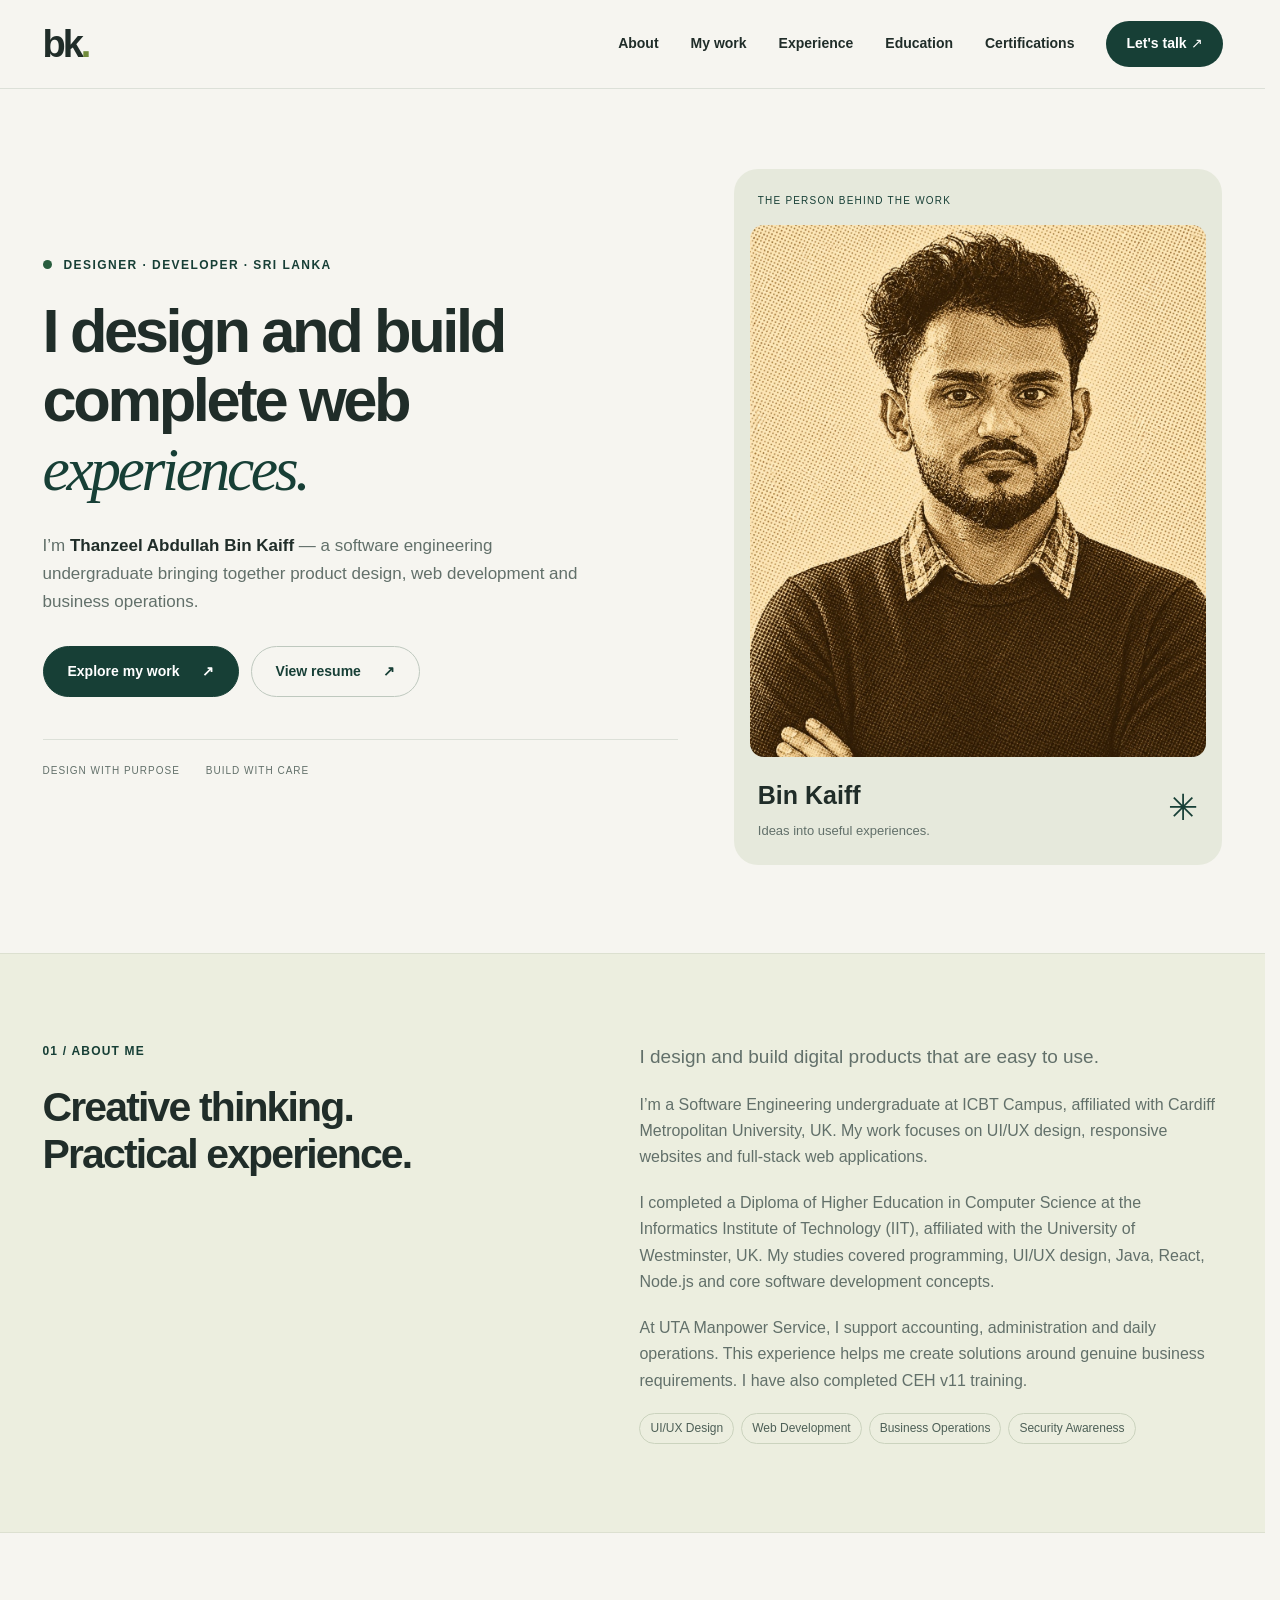
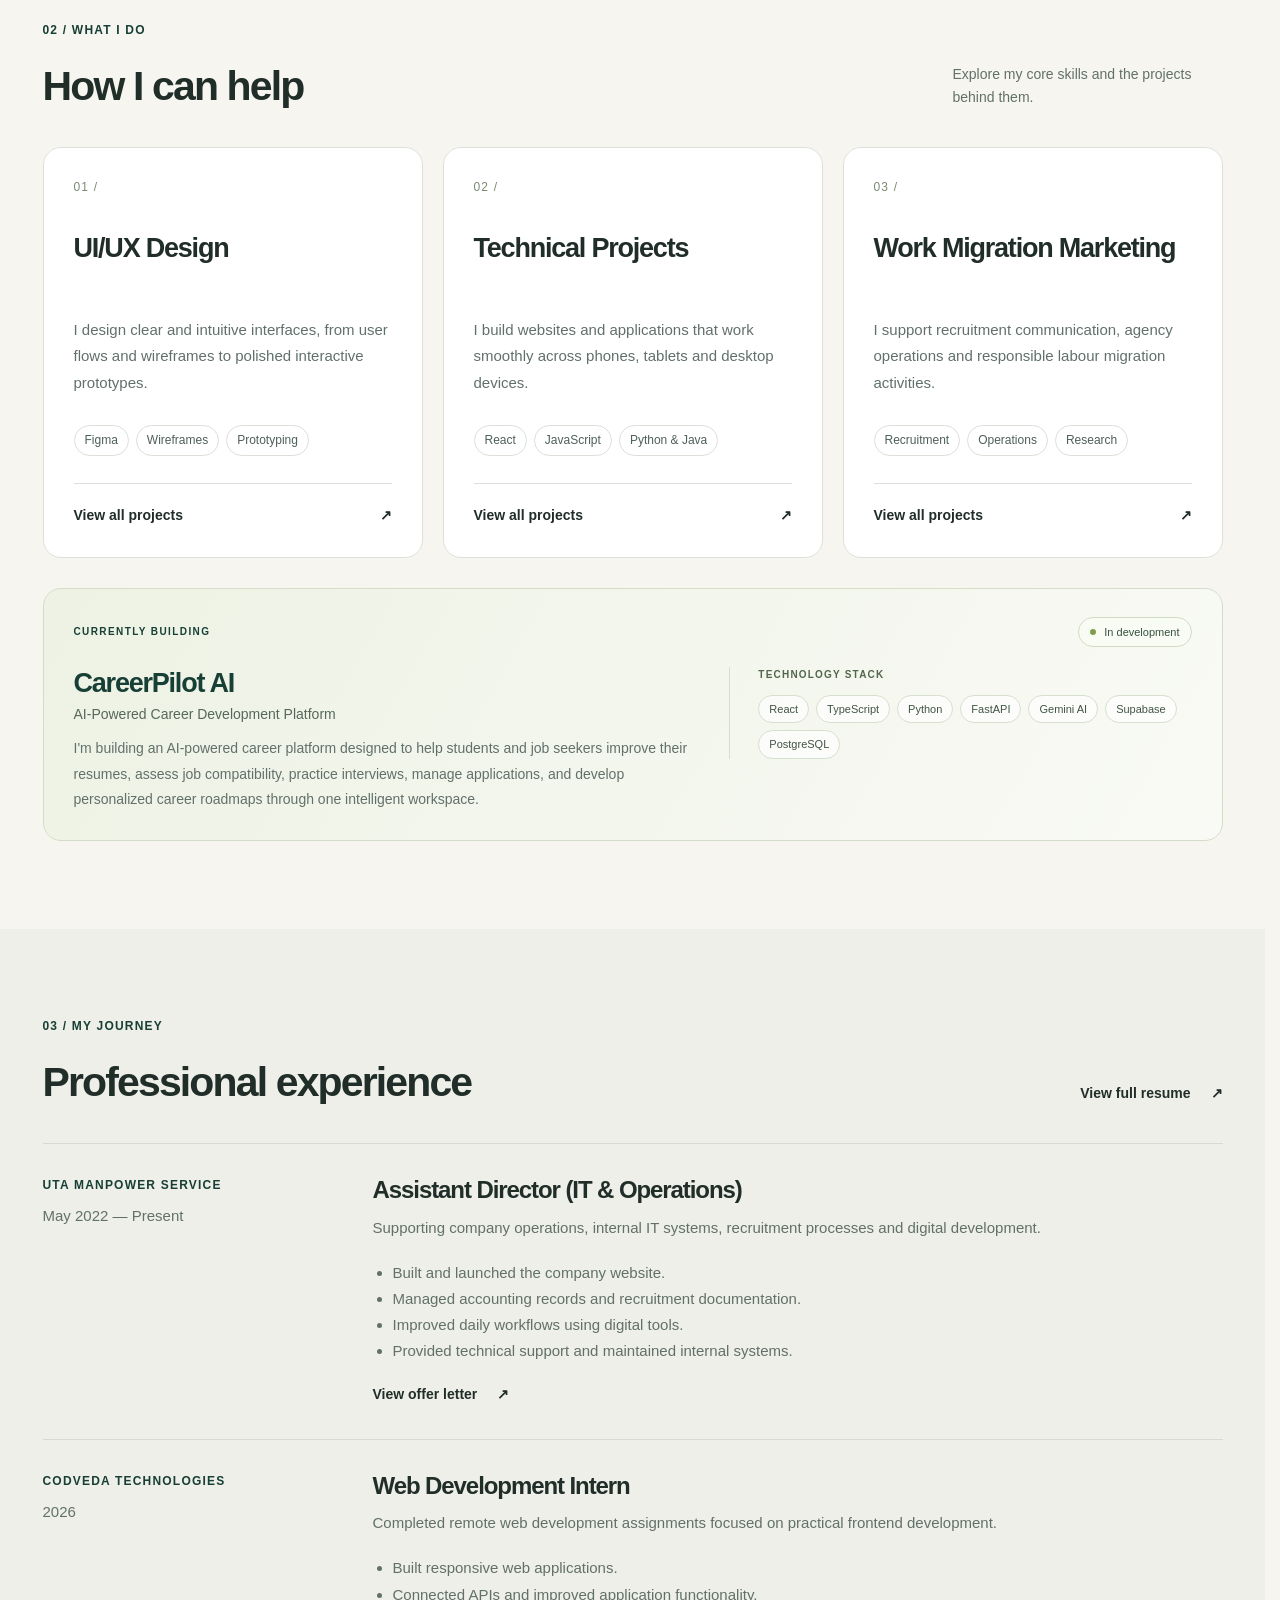
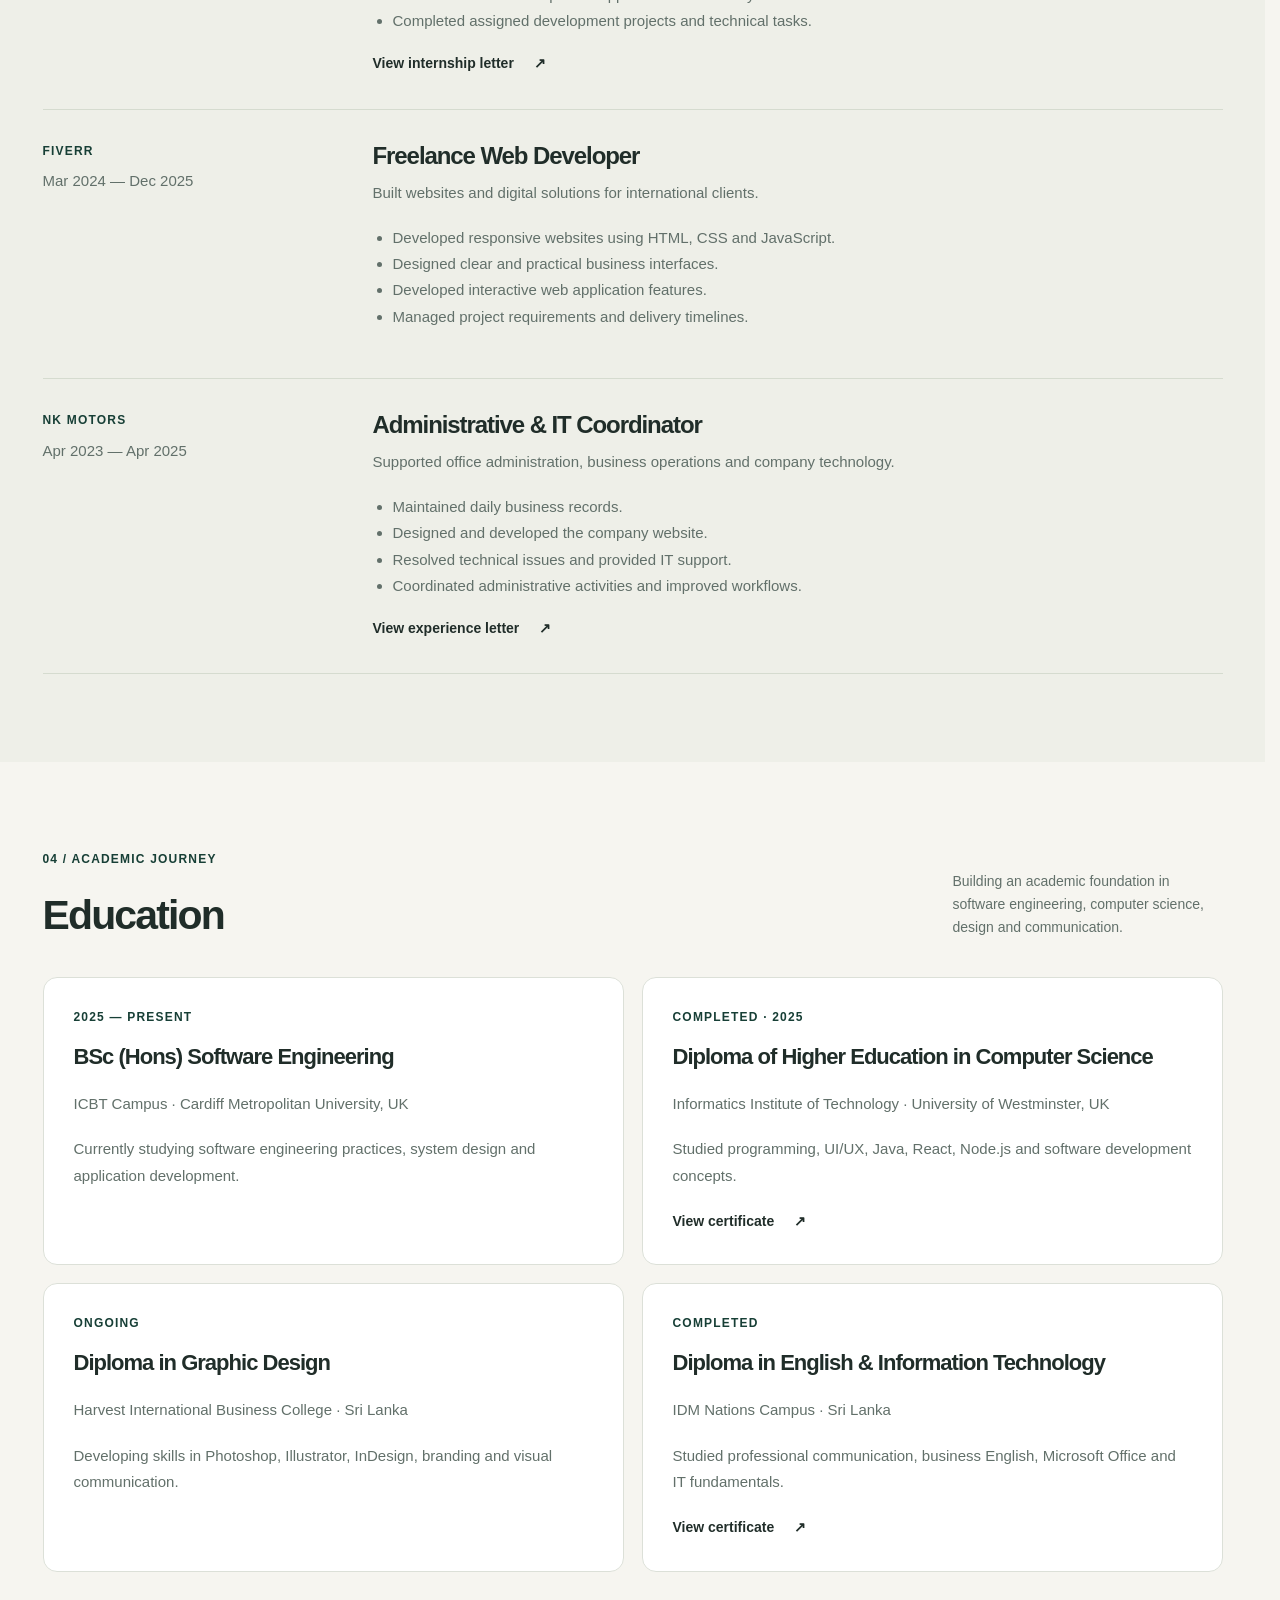
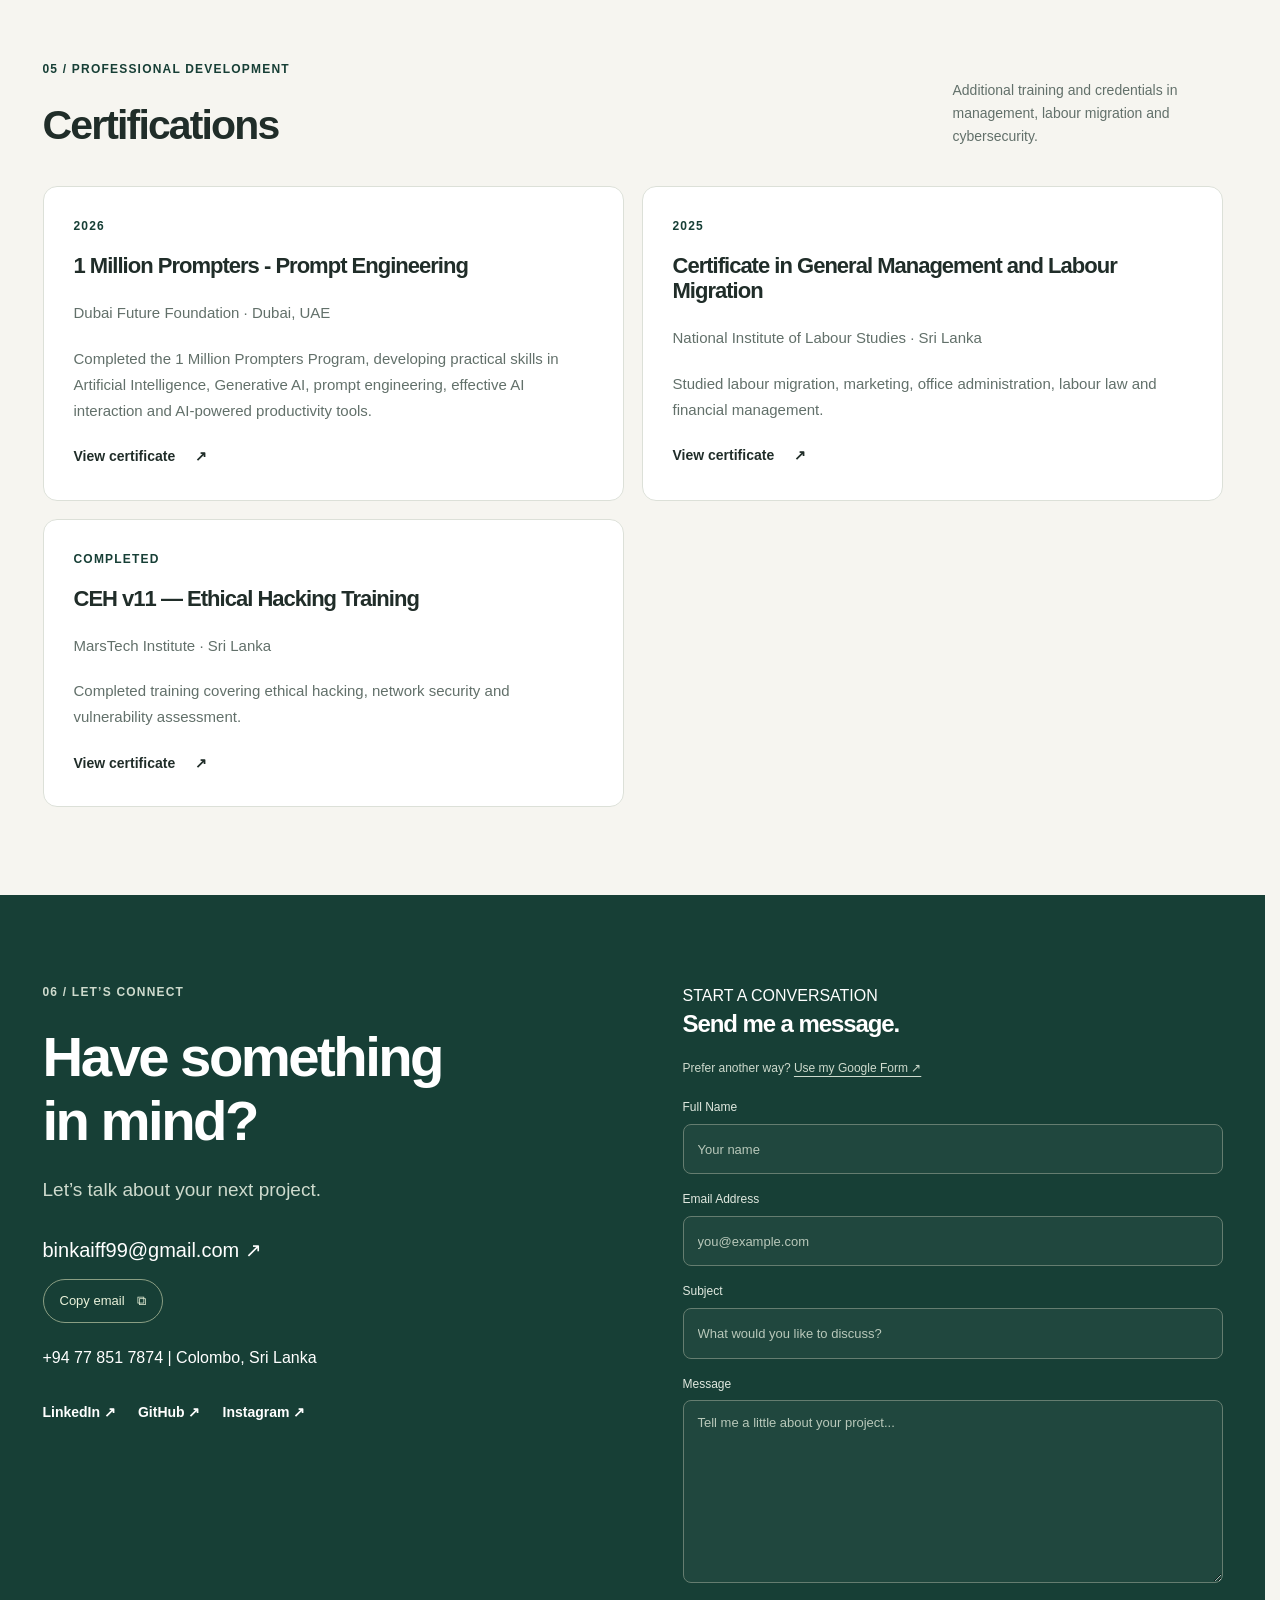
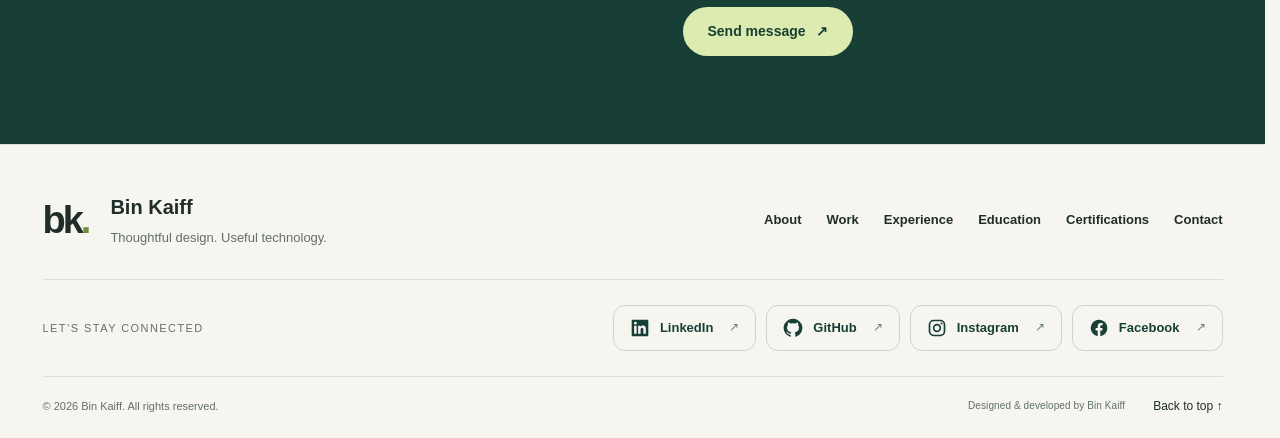
<file: index.html>
<!doctype html>
<html lang="en">

<head>
    <meta charset="utf-8">

    <meta name="viewport" content="width=device-width, initial-scale=1">

    <meta name="description" content="Explore Bin Kaiff’s portfolio: software engineering, UI/UX design, AI applications, full-stack projects, experience and certifications.">

    <meta name="theme-color" content="#173f36">
    <!-- Search and social previews -->
    <link rel="canonical" href="https://bin-kaiff-portfolio.vercel.app/">
    <meta property="og:type" content="website">
    <meta property="og:site_name" content="Bin Kaiff Portfolio">
    <meta property="og:title" content="Bin Kaiff | Software Engineer & UI/UX Designer">
    <meta property="og:description" content="Explore Bin Kaiff’s portfolio: software engineering, UI/UX design, AI applications, full-stack projects, experience and certifications.">
    <meta property="og:url" content="https://bin-kaiff-portfolio.vercel.app/">
    <meta property="og:image" content="https://bin-kaiff-portfolio.vercel.app/images/og-cover.webp">
    <meta property="og:image:width" content="1200">
    <meta property="og:image:height" content="630">
    <meta property="og:image:alt" content="Bin Kaiff — Software Engineer and UI/UX Designer">
    <meta name="twitter:card" content="summary_large_image">
    <meta name="twitter:title" content="Bin Kaiff | Software Engineer & UI/UX Designer">
    <meta name="twitter:description" content="Explore Bin Kaiff’s portfolio: software engineering, UI/UX design, AI applications, full-stack projects, experience and certifications.">
    <meta name="twitter:image" content="https://bin-kaiff-portfolio.vercel.app/images/og-cover.webp">


    <title>Bin Kaiff | Software Engineer & UI/UX Designer</title>

    <!-- Favicon -->
    <link rel="icon" href="images/favicon.svg" type="image/svg+xml">

    <!-- Preload hero portrait -->
    <link rel="preload" as="image" href="images/portrait.webp" type="image/webp" fetchpriority="high">

    <!-- Styles -->
    <link rel="stylesheet" href="css/style.css">

    <!-- Scripts -->
    <script src="js/main.js" defer></script>
    <script src="js/transitions.js" defer></script>
<link rel="stylesheet" href="css/motion.css"><script src="js/motion.js" defer></script><script src="js/enhancements.js" defer></script><link rel="stylesheet" href="css/projects.css"><script src="js/projects.js" defer></script><link rel="stylesheet" href="css/viewers.css"><script src="js/document-previews.js" defer></script><script src="js/viewers.js" defer></script></head>


<body>

    <div class="reading-progress" aria-hidden="true"></div><!-- =====================================================
         INTRO / LOADING SCREEN
    ====================================================== -->

    <div class="site-intro" aria-hidden="true">

        <div class="intro-content">

            <span class="intro-logo">
                bk<span>.</span>
            </span>

            <span class="intro-name">
                BIN KAIFF
            </span>

            <span class="intro-caption">
                Design. Develop. Make a difference.
            </span>

            <span class="intro-line"></span>

            <span class="intro-status">
                Opening portfolio
            </span>

        </div>

    </div>


    <!-- Skip Link -->
    <a class="skip" href="#main">
        Skip to content
    </a>


    <!-- =====================================================
         HEADER
    ====================================================== -->

    <header class="header">

        <nav class="container nav" aria-label="Main navigation">

            <!-- Brand -->
            <a class="brand" href="#home" aria-label="Bin Kaiff home">
                bk<span>.</span>
            </a>


            <!-- Mobile Menu -->
            <button class="menu-toggle" aria-expanded="false" aria-controls="nav-links">
                Menu
                <span aria-hidden="true">☰</span>
            </button>


            <!-- Navigation -->
            <div class="nav-links" id="nav-links">

                <a href="#about">
                    About
                </a>

                <a href="#what-i-do">
                    My work
                </a>

                <a href="#experience">
                    Experience
                </a>

                <a href="#education">
                    Education
                </a>

                <a href="#certifications">
                    Certifications
                </a>

                <a class="nav-contact" href="#contact">
                    Let's talk
                    <span aria-hidden="true">↗</span>
                </a>

            </div>

        </nav>

    </header>


    <!-- =====================================================
         MAIN CONTENT
    ====================================================== -->

    <main id="main">


        <!-- =================================================
             01 — HERO
        ================================================== -->

        <section class="hero container" id="home">

            <!-- Hero Content -->
            <div class="hero-copy">

                <p class="eyebrow">

                    <span class="dot" aria-hidden="true"></span>

                    Designer · Developer · Sri Lanka

                </p>


                <h1>
                    I design and build<br>
                    complete web<br>
                    <em>experiences.</em>
                </h1>


                <p class="hero-intro">
                    I’m
                    <strong>
                        Thanzeel Abdullah Bin Kaiff
                    </strong>
                    — a software engineering undergraduate bringing
                    together product design, web development and
                    business operations.
                </p>


                <div class="actions">

                    <a class="button" href="#what-i-do">
                        Explore my work
                        <span aria-hidden="true">↗</span>
                    </a>


                    <a class="button secondary" href="BinKaiff_Resume.pdf" rel="noopener" data-document-viewer>
                        View resume
                        <span aria-hidden="true">↗</span>
                    </a>

                </div>


                <div class="hero-note">

                    <span>
                        DESIGN WITH PURPOSE
                    </span>

                    <span>
                        BUILD WITH CARE
                    </span>

                </div>

            </div>


            <!-- Hero Portrait -->
            <div class="portrait-wrap">

                <div class="portrait-top">
                    THE PERSON BEHIND THE WORK
                </div>

                <img class="portrait" src="images/portrait.webp" alt="Portrait of Thanzeel Abdullah Bin Kaiff" fetchpriority="high" loading="eager" width="1116" height="1301" decoding="async">

                <div class="portrait-caption">

                    <div>

                        <strong>
                            Bin Kaiff
                        </strong>

                        <span>
                            Ideas into useful experiences.
                        </span>

                    </div>

                    <span class="portrait-mark" aria-hidden="true">
                        ✳
                    </span>

                </div>

            </div>

        </section>



        <!-- =================================================
             02 — ABOUT
        ================================================== -->

        <section id="about" class="section about">

            <div class="container split">


                <!-- Heading -->
                <div>

                    <p class="eyebrow">
                        01 / About me
                    </p>

                    <h2>
                        Creative thinking.<br>
                        Practical experience.
                    </h2>

                </div>


                <!-- Content -->
                <div class="about-content">

                    <p class="lead">
                        I design and build digital products
                        that are easy to use.
                    </p>

                    <p>
                        I’m a Software Engineering undergraduate at ICBT Campus, 
                        affiliated with Cardiff Metropolitan University, UK. My work focuses 
                        on UI/UX design, responsive websites and full-stack web applications.
                    </p>

                    <p>
                        I completed a Diploma of Higher Education in Computer Science at 
                        the Informatics Institute of Technology (IIT), affiliated with the University of Westminster, UK. 
                        My studies covered programming, UI/UX design, Java, React, Node.js and core software development concepts.
                    </p>

                    <p>
                        At UTA Manpower Service, I support
                        accounting, administration and daily
                        operations. This experience helps me
                        create solutions around genuine business
                        requirements. I have also completed
                        CEH v11 training.
                    </p>


                    <div class="tags">

                        <span>
                            UI/UX Design
                        </span>

                        <span>
                            Web Development
                        </span>

                        <span>
                            Business Operations
                        </span>

                        <span>
                            Security Awareness
                        </span>

                    </div>

                </div>

            </div>

        </section>



        <!-- =================================================
             03 — WHAT I DO
        ================================================== -->

        <section class="section container" id="what-i-do">

            <div class="section-heading">

                <div>

                    <p class="eyebrow">
                        02 / What I do
                    </p>

                    <h2>
                        How I can help
                    </h2>

                </div>

                <p>
                    Explore my core skills and the projects
                    behind them.
                </p>

            </div>


            <div class="skills-grid">


                <!-- UI UX -->
                <article class="skill-card">

                    <span class="number">
                        01 /
                    </span>

                    <h3>
                        UI/UX Design
                    </h3>

                    <p>
                        I design clear and intuitive interfaces,
                        from user flows and wireframes to polished
                        interactive prototypes.
                    </p>

                    <div class="tags">

                        <span>Figma</span>
                        <span>Wireframes</span>
                        <span>Prototyping</span>

                    </div>

                    <a class="text-link project-link" href="ui.html">
                        View all projects
                        <span aria-hidden="true">↗</span>
                    </a>

                </article>


                <!-- Development -->
                <article class="skill-card">

                    <span class="number">
                        02 /
                    </span>

                    <h3>
                        Technical Projects
                    </h3>

                    <p>
                        I build websites and applications that
                        work smoothly across phones, tablets and
                        desktop devices.
                    </p>

                    <div class="tags">

                        <span>React</span>
                        <span>JavaScript</span>
                        <span>Python &amp; Java</span>

                    </div>

                    <a class="text-link project-link" href="full.html">
                        View all projects
                        <span aria-hidden="true">↗</span>
                    </a>

                </article>


                <!-- Migration -->
                <article class="skill-card">

                    <span class="number">
                        03 /
                    </span>

                    <h3>
                        Work Migration Marketing
                    </h3>

                    <p>
                        I support recruitment communication,
                        agency operations and responsible labour
                        migration activities.
                    </p>

                    <div class="tags">

                        <span>Recruitment</span>
                        <span>Operations</span>
                        <span>Research</span>

                    </div>

                    <a class="text-link project-link" href="work.html">
                        View all projects
                        <span aria-hidden="true">↗</span>
                    </a>

                </article>


            </div>

            <!-- Current development preview -->
            <aside class="building-card" aria-labelledby="mentora-title">
                <div class="building-topline">
                    <p class="eyebrow">Currently building</p>
                    <span class="building-status"><span aria-hidden="true"></span>In development</span>
                </div>
                <div class="building-layout">
                    <div class="building-copy">
                        <h3 id="mentora-title">CareerPilot AI<span>AI-Powered Career Development Platform</span></h3>
                        <p>I'm building an AI-powered career platform designed to help students and job seekers improve their resumes, assess job compatibility, practice interviews, manage applications, and develop personalized career roadmaps through one intelligent workspace.</p>
                    </div>
                    <div class="building-stack">
                        <p class="building-stack-label">Technology stack</p>
                        <ul class="building-technologies" aria-label="CareerPilot AI technologies">
                            <li>React</li><li>TypeScript</li><li> Python</li><li>FastAPI</li><li>Gemini AI</li><li>Supabase</li><li>PostgreSQL</li>
                        </ul>
                    </div>
                </div>
            </aside>

        </section>



        <!-- =================================================
             04 — EXPERIENCE
        ================================================== -->

        <section class="section experience-section" id="experience">

            <div class="container">


                <div class="section-heading">

                    <div>

                        <p class="eyebrow">
                            03 / My journey
                        </p>

                        <h2>
                            Professional experience
                        </h2>

                    </div>


                    <a class="text-link" href="BinKaiff_Resume.pdf" rel="noopener" data-document-viewer>
                        View full resume
                        <span aria-hidden="true">↗</span>
                    </a>

                </div>



                <div class="experience-list">


                    <!-- UTA -->
                    <article class="experience-row">

                        <div class="role-meta">

                            <span class="eyebrow">
                                UTA Manpower Service
                            </span>

                            <p>
                                May 2022 — Present
                            </p>

                        </div>


                        <div class="role-content">

                            <h3>
                                Assistant Director
                                <span>(IT &amp; Operations)</span>
                            </h3>

                            <p>
                                Supporting company operations,
                                internal IT systems, recruitment
                                processes and digital development.
                            </p>

                            <ul>
                                <li>
                                    Built and launched the
                                    company website.
                                </li>

                                <li>
                                    Managed accounting records
                                    and recruitment documentation.
                                </li>

                                <li>
                                    Improved daily workflows
                                    using digital tools.
                                </li>

                                <li>
                                    Provided technical support
                                    and maintained internal systems.
                                </li>
                            </ul>

                             <a class="text-link" href="documents/UTA.pdf" rel="noopener" data-document-viewer>
                                View offer letter
                                <span aria-hidden="true">↗</span>
                            </a>

                        </div>

                    </article>



                    <!-- Codveda -->
                    <article class="experience-row">

                        <div class="role-meta">

                            <span class="eyebrow">
                                Codveda Technologies
                            </span>

                            <p>
                                2026
                            </p>

                        </div>


                        <div class="role-content">

                            <h3>
                                Web Development Intern
                            </h3>

                            <p>
                                Completed remote web development
                                assignments focused on practical
                                frontend development.
                            </p>

                            <ul>

                                <li>
                                    Built responsive web applications.
                                </li>

                                <li>
                                    Connected APIs and improved
                                    application functionality.
                                </li>

                                <li>
                                    Completed assigned development
                                    projects and technical tasks.
                                </li>

                            </ul>


                            <a class="text-link" href="documents/codveda_letter.pdf" rel="noopener" data-document-viewer>
                                View internship letter
                                <span aria-hidden="true">↗</span>
                            </a>

                        </div>

                    </article>



                    <!-- Fiverr -->
                    <article class="experience-row">

                        <div class="role-meta">

                            <span class="eyebrow">
                                Fiverr
                            </span>

                            <p>
                                Mar 2024 — Dec 2025
                            </p>

                        </div>


                        <div class="role-content">

                            <h3>
                                Freelance Web Developer
                            </h3>

                            <p>
                                Built websites and digital solutions
                                for international clients.
                            </p>

                            <ul>

                                <li>
                                    Developed responsive websites
                                    using HTML, CSS and JavaScript.
                                </li>

                                <li>
                                    Designed clear and practical
                                    business interfaces.
                                </li>

                                <li>
                                    Developed interactive web
                                    application features.
                                </li>

                                <li>
                                    Managed project requirements
                                    and delivery timelines.
                                </li>

                            </ul>

                        </div>

                    </article>



                    <!-- NK Motors -->
                    <article class="experience-row">

                        <div class="role-meta">

                            <span class="eyebrow">
                                NK Motors
                            </span>

                            <p>
                                Apr 2023 — Apr 2025
                            </p>

                        </div>


                        <div class="role-content">

                            <h3>
                                Administrative &amp; IT Coordinator
                            </h3>

                            <p>
                                Supported office administration,
                                business operations and company
                                technology.
                            </p>

                            <ul>

                                <li>
                                    Maintained daily business records.
                                </li>

                                <li>
                                    Designed and developed
                                    the company website.
                                </li>

                                <li>
                                    Resolved technical issues
                                    and provided IT support.
                                </li>

                                <li>
                                    Coordinated administrative
                                    activities and improved workflows.
                                </li>

                            </ul>


                            <a class="text-link" href="documents/NK.pdf" rel="noopener" data-restore-scroll="" id="document-return-0" data-document-viewer>
                                View experience letter
                                <span aria-hidden="true">↗</span>
                            </a>

                        </div>

                    </article>


                </div>

            </div>

        </section>



        <!-- =================================================
             05 — EDUCATION
        ================================================== -->

        <section class="section container" id="education">

            <div class="section-heading">
                <div>
                    <p class="eyebrow">04 / Academic journey</p>
                    <h2>Education</h2>
                </div>
                <p>Building an academic foundation in software engineering, computer science, design and communication.</p>
            </div>

            <div class="education-grid">
                <!-- Degree -->
                <article class="education-card">

                    <span class="eyebrow">
                        2025 — Present
                    </span>

                    <h3>
                        BSc (Hons) Software Engineering
                    </h3>

                    <p class="education-place">
                        ICBT Campus · Cardiff Metropolitan University, UK
                    </p>

                    <p>
                        Currently studying software engineering
                        practices, system design and application
                        development.
                    </p>

                </article>


                <!-- HND -->
                <article class="education-card">

                    <span class="eyebrow">
                        Completed · 2025
                    </span>

                    <h3>
                        Diploma of Higher Education in Computer Science
                    </h3>

                    <p class="education-place">
                        Informatics Institute of Technology ·
                        University of Westminster, UK
                    </p>

                    <p>
                        Studied programming, UI/UX,
                        Java, React, Node.js and
                        software development concepts.
                    </p>

                    <a class="text-link" href="certificates/IIT.pdf" rel="noopener" data-restore-scroll="" id="document-return-1" data-document-viewer>
                        View certificate
                        <span aria-hidden="true">↗</span>
                    </a>

                </article>


                <!-- Graphic Design -->
                <article class="education-card">

                    <span class="eyebrow">
                        Ongoing
                    </span>

                    <h3>
                        Diploma in Graphic Design
                    </h3>

                    <p class="education-place">
                        Harvest International Business College ·
                        Sri Lanka
                    </p>

                    <p>
                        Developing skills in Photoshop,
                        Illustrator, InDesign, branding and
                        visual communication.
                    </p>

                </article>


                <!-- IDM -->
                <article class="education-card">

                    <span class="eyebrow">
                        Completed
                    </span>

                    <h3>
                        Diploma in English &amp;
                        Information Technology
                    </h3>

                    <p class="education-place">
                        IDM Nations Campus · Sri Lanka
                    </p>

                    <p>
                        Studied professional communication,
                        business English, Microsoft Office
                        and IT fundamentals.
                    </p>

                    <a class="text-link" href="certificates/IDM Certificate.pdf" id="document-return-4" data-document-viewer>
                        View certificate
                        <span aria-hidden="true">↗</span>
                    </a>

                </article>
            </div>

        </section>


        <!-- =================================================
             06 — CERTIFICATIONS
        ================================================== -->

        <section class="section container certifications-section" id="certifications">

            <div class="section-heading">
                <div>
                    <p class="eyebrow">05 / Professional development</p>
                    <h2>Certifications</h2>
                </div>
                <p>Additional training and credentials in management, labour migration and cybersecurity.</p>
            </div>

            <div class="education-grid">

                 <article class="education-card">

                    <span class="eyebrow">
                        2026
                    </span>

                    <h3>
                        1 Million Prompters - Prompt Engineering
                    </h3>

                    <p class="education-place">
                        Dubai Future Foundation · Dubai, UAE
                    </p>

                    <p>
                        Completed the 1 Million Prompters Program,
                        developing practical skills in Artificial
                        Intelligence, Generative AI, prompt engineering,
                        effective AI interaction and AI-powered
                        productivity tools.
                    </p>

                    <a class="text-link" href="certificates/one.jpg" rel="noopener" data-restore-scroll="" id="document-return-3" data-document-viewer>
                        View certificate
                        <span aria-hidden="true">↗</span>
                    </a>

                </article>

                <!-- NILS -->
                <article class="education-card">

                    <span class="eyebrow">
                        2025
                    </span>

                    <h3>
                        Certificate in General Management
                        and Labour Migration
                    </h3>

                    <p class="education-place">
                        National Institute of Labour Studies ·
                        Sri Lanka
                    </p>

                    <p>
                        Studied labour migration, marketing,
                        office administration, labour law and
                        financial management.
                    </p>

                    <a class="text-link" href="certificates/NILS Certificate.pdf" rel="noopener" data-restore-scroll="" id="document-return-2" data-document-viewer>
                        View certificate
                        <span aria-hidden="true">↗</span>
                    </a>

                </article>


                <!-- CEH -->
                <article class="education-card">

                    <span class="eyebrow">
                        Completed
                    </span>

                    <h3>
                        CEH v11 — Ethical Hacking Training
                    </h3>

                    <p class="education-place">
                        MarsTech Institute · Sri Lanka
                    </p>

                    <p>
                        Completed training covering ethical
                        hacking, network security and
                        vulnerability assessment.
                    </p>

                    <a class="text-link" href="certificates/ethic.pdf" rel="noopener" data-restore-scroll="" id="document-return-3" data-document-viewer>
                        View certificate
                        <span aria-hidden="true">↗</span>
                    </a>

                </article>
            </div>

        </section>


        <!-- =================================================
             07 — CONTACT
        ================================================== -->

        <section class="section contact-section" id="contact">

            <div class="container contact-grid">


                <!-- Contact Introduction -->
                <div class="contact-info">

                    <p class="eyebrow">
                        06 / Let’s connect
                    </p>

                    <h2>
                        Have something<br>
                        in mind?
                    </h2>

                    <p class="lead">
                        Let’s talk about your next project.
                    </p>


                    <a class="contact-email" href="mailto:binkaiff99@gmail.com">
                        binkaiff99@gmail.com
                        <span aria-hidden="true">↗</span>
                    </a>


                    <div class="email-copy"><button type="button" class="copy-email" data-email="binkaiff99@gmail.com">Copy email <span aria-hidden="true">⧉</span></button><span class="copy-status" role="status" aria-live="polite"></span></div><div class="contact-details">

                        <a href="tel:+94778517874">
                            +94 77 851 7874 |
                        </a>

                        <span>
                            Colombo, Sri Lanka
                        </span>

                    </div>


                    <div class="socials">

                        <a class="text-link" href="https://www.linkedin.com/in/binkaiff/" target="_blank" rel="noopener noreferrer">
                            LinkedIn ↗
                        </a>

                        <a class="text-link" href="https://github.com/binkaiff" target="_blank" rel="noopener noreferrer">
                            GitHub ↗
                        </a>

                        <a class="text-link" href="https://www.instagram.com/bin_kaiff" target="_blank" rel="noopener noreferrer">
                            Instagram ↗
                        </a>

                    </div>

                </div>



                <!-- Contact Form -->
                <div class="contact-form">

                    <div class="contact-form-heading">

                        <span>
                            START A CONVERSATION
                        </span>

                        <h3>
                            Send me a message.
                        </h3>

                    </div>

                    <p class="alternative-contact">

                        Prefer another way?

                        <a href="https://docs.google.com/forms/d/e/1FAIpQLSdWVdIU3KRVtmoVq7XTM1AZqHZ7S2x2kbQmnVuIq9FkD-OtDg/viewform?usp=publish-editor" target="_blank" rel="noopener noreferrer">
                            Use my Google Form ↗
                        </a>

                    </p>


                    <form id="contactForm" action="https://formspree.io/f/xqedbylq" method="POST">

                        <!-- Spam Protection -->
                        <input type="text" name="_gotcha" hidden tabindex="-1" autocomplete="off">


                        <!-- Email Subject -->
                        <input type="hidden" name="_subject" value="New Portfolio Contact Form Submission">


                        <div class="form-group">

                            <label for="fullname">
                                Full Name
                            </label>

                            <input type="text" id="fullname" name="Full Name" placeholder="Your name" required autocomplete="name">

                        </div>


                        <div class="form-group">

                            <label for="email">
                                Email Address
                            </label>

                            <input type="email" id="email" name="Email" placeholder="you@example.com" required autocomplete="email">

                        </div>


                        <div class="form-group">

                            <label for="subject">
                                Subject
                            </label>

                            <input type="text" id="subject" name="Subject" placeholder="What would you like to discuss?" required>

                        </div>


                        <div class="form-group">

                            <label for="message">
                                Message
                            </label>

                            <textarea id="message" name="Message" rows="6" placeholder="Tell me a little about your project..." required></textarea>

                        </div>


                        <button type="submit" class="btn" id="submitBtn">
                            Send message
                            <span aria-hidden="true">↗</span>
                        </button>


                        <div id="form-status" role="status" aria-live="polite"></div>

                    </form>


                    

                </div>

            </div>

        </section>


    </main>



    <!-- =====================================================
         FOOTER
    ====================================================== -->

    <footer class="site-footer">

        <div class="container">


            <!-- Footer Top -->
            <div class="footer-main">


                <!-- Identity -->
                <div class="footer-identity">

                    <a class="brand" href="#home" aria-label="Bin Kaiff home">
                        bk<span>.</span>
                    </a>


                    <div>

                        <strong>
                            Bin Kaiff
                        </strong>

                        <p>
                            Thoughtful design.
                            Useful technology.
                        </p>

                    </div>

                </div>



                



                <!-- Footer Navigation -->
                <nav class="footer-nav" aria-label="Footer navigation">

                    <a href="#about">
                        About
                    </a>

                    <a href="#what-i-do">
                        Work
                    </a>

                    <a href="#experience">
                        Experience
                    </a>

                    <a href="#education">
                        Education
                    </a>

                    <a href="#certifications">
                        Certifications
                    </a>

                    <a href="#contact">
                        Contact
                    </a>

                </nav>

            </div>



            <!-- Footer Social Section -->
            <div class="footer-connect">

                <p class="footer-label">
                    LET’S STAY CONNECTED
                </p>


                <nav class="footer-socials" aria-label="Social media">


                    <!-- LinkedIn -->
                    <a class="footer-social" href="https://www.linkedin.com/in/binkaiff/" target="_blank" rel="noopener noreferrer" aria-label="LinkedIn">

                        <svg width="20" height="20" viewbox="0 0 24 24" fill="currentColor" aria-hidden="true">
                            <path d="M20.45 2H3.55C2.69 2 2 2.68 2 3.52v16.96c0 .84.69 1.52 1.55 1.52h16.9c.86 0 1.55-.68 1.55-1.52V3.52c0-.84-.69-1.52-1.55-1.52zM7.93 18.75H4.98V9.2h2.95v9.55zM6.46 7.9a1.71 1.71 0 1 1 0-3.42 1.71 1.71 0 0 1 0 3.42zM19 18.75h-2.95v-4.64c0-1.1-.02-2.53-1.54-2.53-1.55 0-1.79 1.21-1.79 2.45v4.72H9.77V9.2h2.83v1.3h.04c.4-.75 1.36-1.54 2.8-1.54 3 0 3.56 1.97 3.56 4.53v5.26z"></path>
                        </svg>

                        <span>
                            LinkedIn
                        </span>

                        <span class="social-arrow" aria-hidden="true">
                            ↗
                        </span>

                    </a>



                    <!-- GitHub -->
                    <a class="footer-social" href="https://github.com/binkaiff" target="_blank" rel="noopener noreferrer" aria-label="GitHub">

                        <svg width="20" height="20" viewbox="0 0 24 24" fill="currentColor" aria-hidden="true">
                            <path d="M12 .8a11.2 11.2 0 0 0-3.54 21.83c.56.1.76-.24.76-.54v-2.08c-3.12.68-3.78-1.32-3.78-1.32-.51-1.29-1.24-1.63-1.24-1.63-1.02-.7.08-.69.08-.69 1.13.08 1.72 1.16 1.72 1.16 1 1.71 2.62 1.22 3.26.94.1-.72.39-1.22.71-1.5-2.49-.28-5.1-1.24-5.1-5.54 0-1.22.44-2.22 1.15-3-.12-.28-.5-1.42.11-2.95 0 0 .94-.3 3.08 1.15a10.7 10.7 0 0 1 5.61 0c2.14-1.45 3.08-1.15 3.08-1.15.61 1.53.23 2.67.11 2.95.72.78 1.15 1.78 1.15 3 0 4.31-2.62 5.26-5.12 5.54.4.35.76 1.03.76 2.08v3.04c0 .3.2.65.77.54A11.2 11.2 0 0 0 12 .8z"></path>
                        </svg>

                        <span>
                            GitHub
                        </span>

                        <span class="social-arrow" aria-hidden="true">
                            ↗
                        </span>

                    </a>



                    <!-- Instagram -->
                    <a class="footer-social" href="https://www.instagram.com/bin_kaiff" target="_blank" rel="noopener noreferrer" aria-label="Instagram">

                        <svg width="20" height="20" viewbox="0 0 24 24" fill="currentColor" aria-hidden="true">
                            <rect x="3" y="3" width="18" height="18" rx="5" fill="none" stroke="currentColor" stroke-width="2"></rect>

                            <circle cx="12" cy="12" r="4" fill="none" stroke="currentColor" stroke-width="2"></circle>

                            <circle cx="17.5" cy="6.5" r="1.2"></circle>
                        </svg>

                        <span>
                            Instagram
                        </span>

                        <span class="social-arrow" aria-hidden="true">
                            ↗
                        </span>

                    </a>



                    <!-- Facebook -->
                    <a class="footer-social" href="https://www.facebook.com/share/1F5GfMRYYk/?mibextid=wwXIfr" target="_blank" rel="noopener noreferrer" aria-label="Facebook">

                        <svg width="20" height="20" viewbox="0 0 24 24" fill="currentColor" aria-hidden="true">
                            <path d="M22 12a10 10 0 1 0-11.56 9.88v-6.99H7.9V12h2.54V9.8c0-2.5 1.49-3.89 3.77-3.89 1.09 0 2.23.2 2.23.2v2.45h-1.26c-1.24 0-1.62.77-1.62 1.56V12h2.77l-.44 2.89h-2.33v6.99A10 10 0 0 0 22 12z"></path>
                        </svg>

                        <span>
                            Facebook
                        </span>

                        <span class="social-arrow" aria-hidden="true">
                            ↗
                        </span>

                    </a>

                </nav>

            </div>



            <!-- Footer Bottom -->
            <div class="footer-bottom">

                <p>
                    ©
                    <span data-year>2026</span>
                    Bin Kaiff.
                    All rights reserved.
                </p>


                <div class="footer-bottom-right">

                    <span>
                        Designed &amp; developed by Bin Kaiff
                    </span>

                    <a href="#home">
                        Back to top
                        <span aria-hidden="true">↑</span>
                    </a>

                </div>

            </div>

        </div>

    </footer>


</body>
</html>
</file>
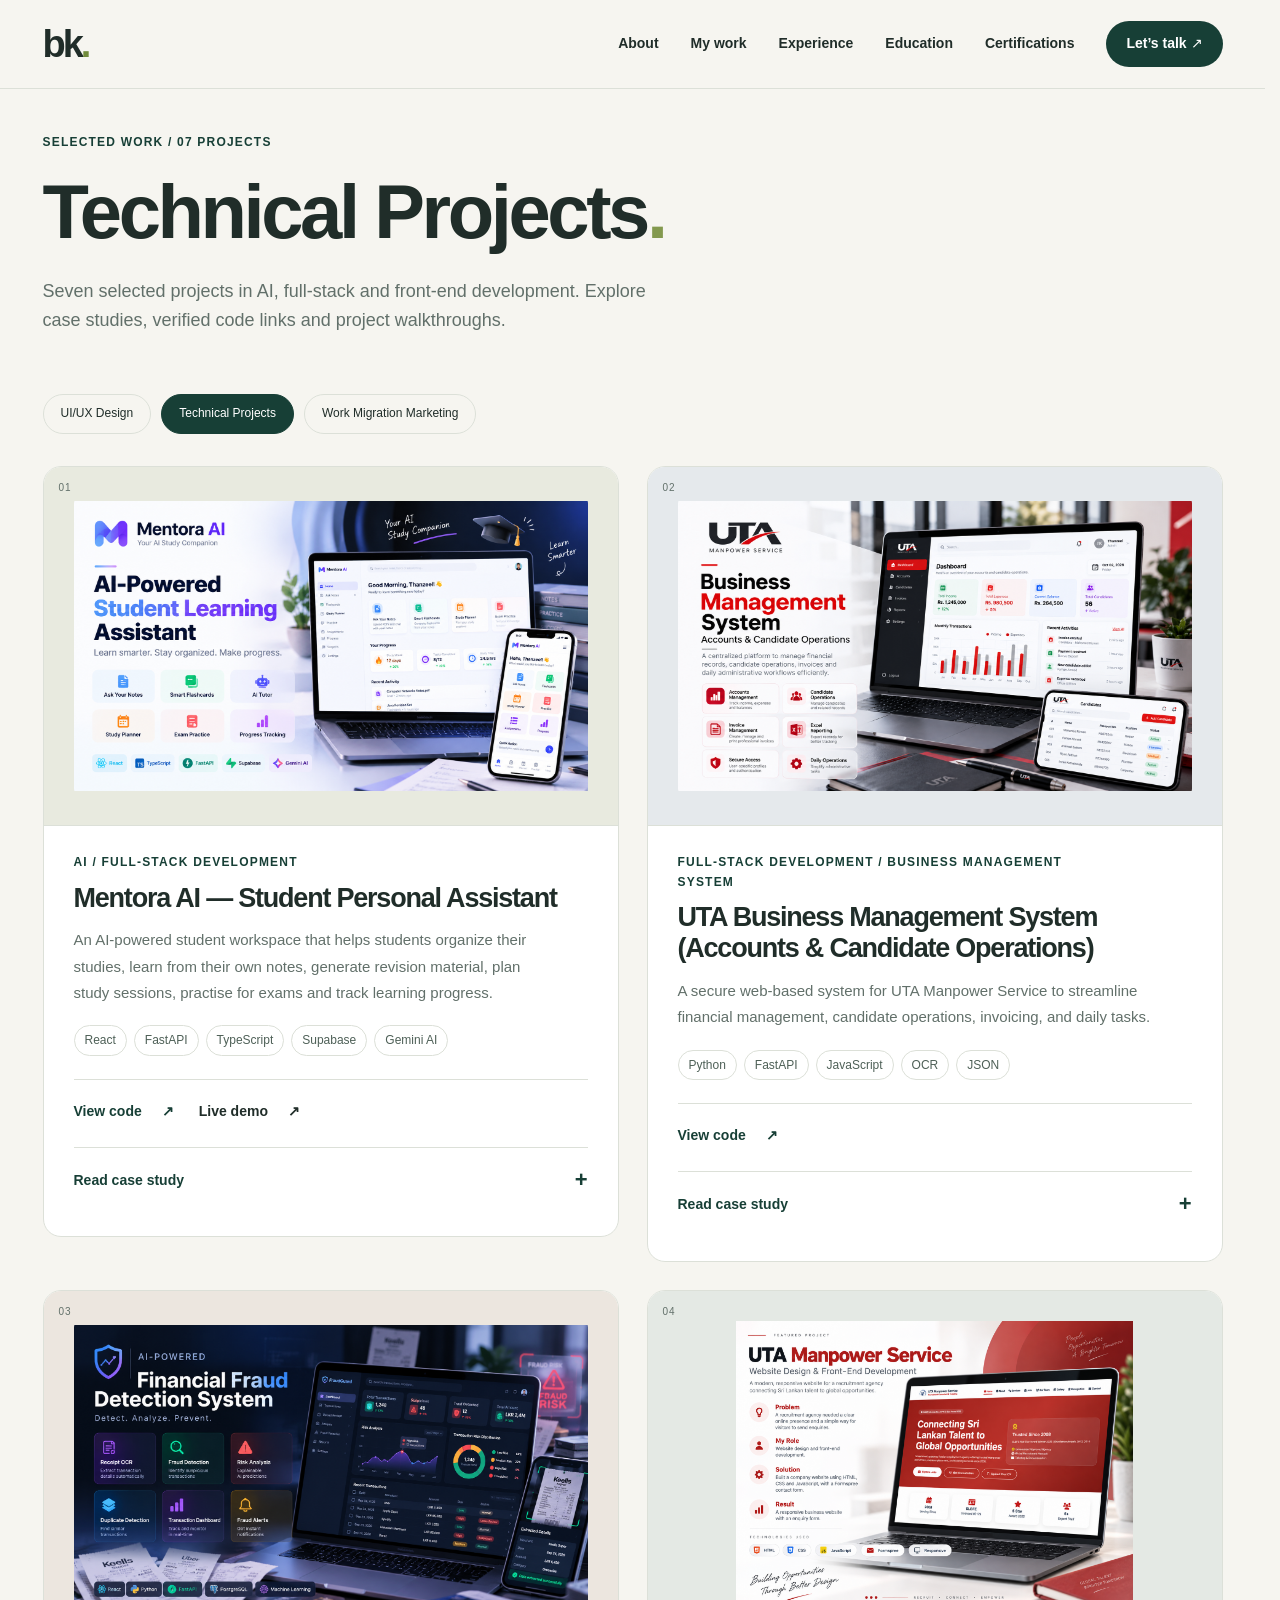
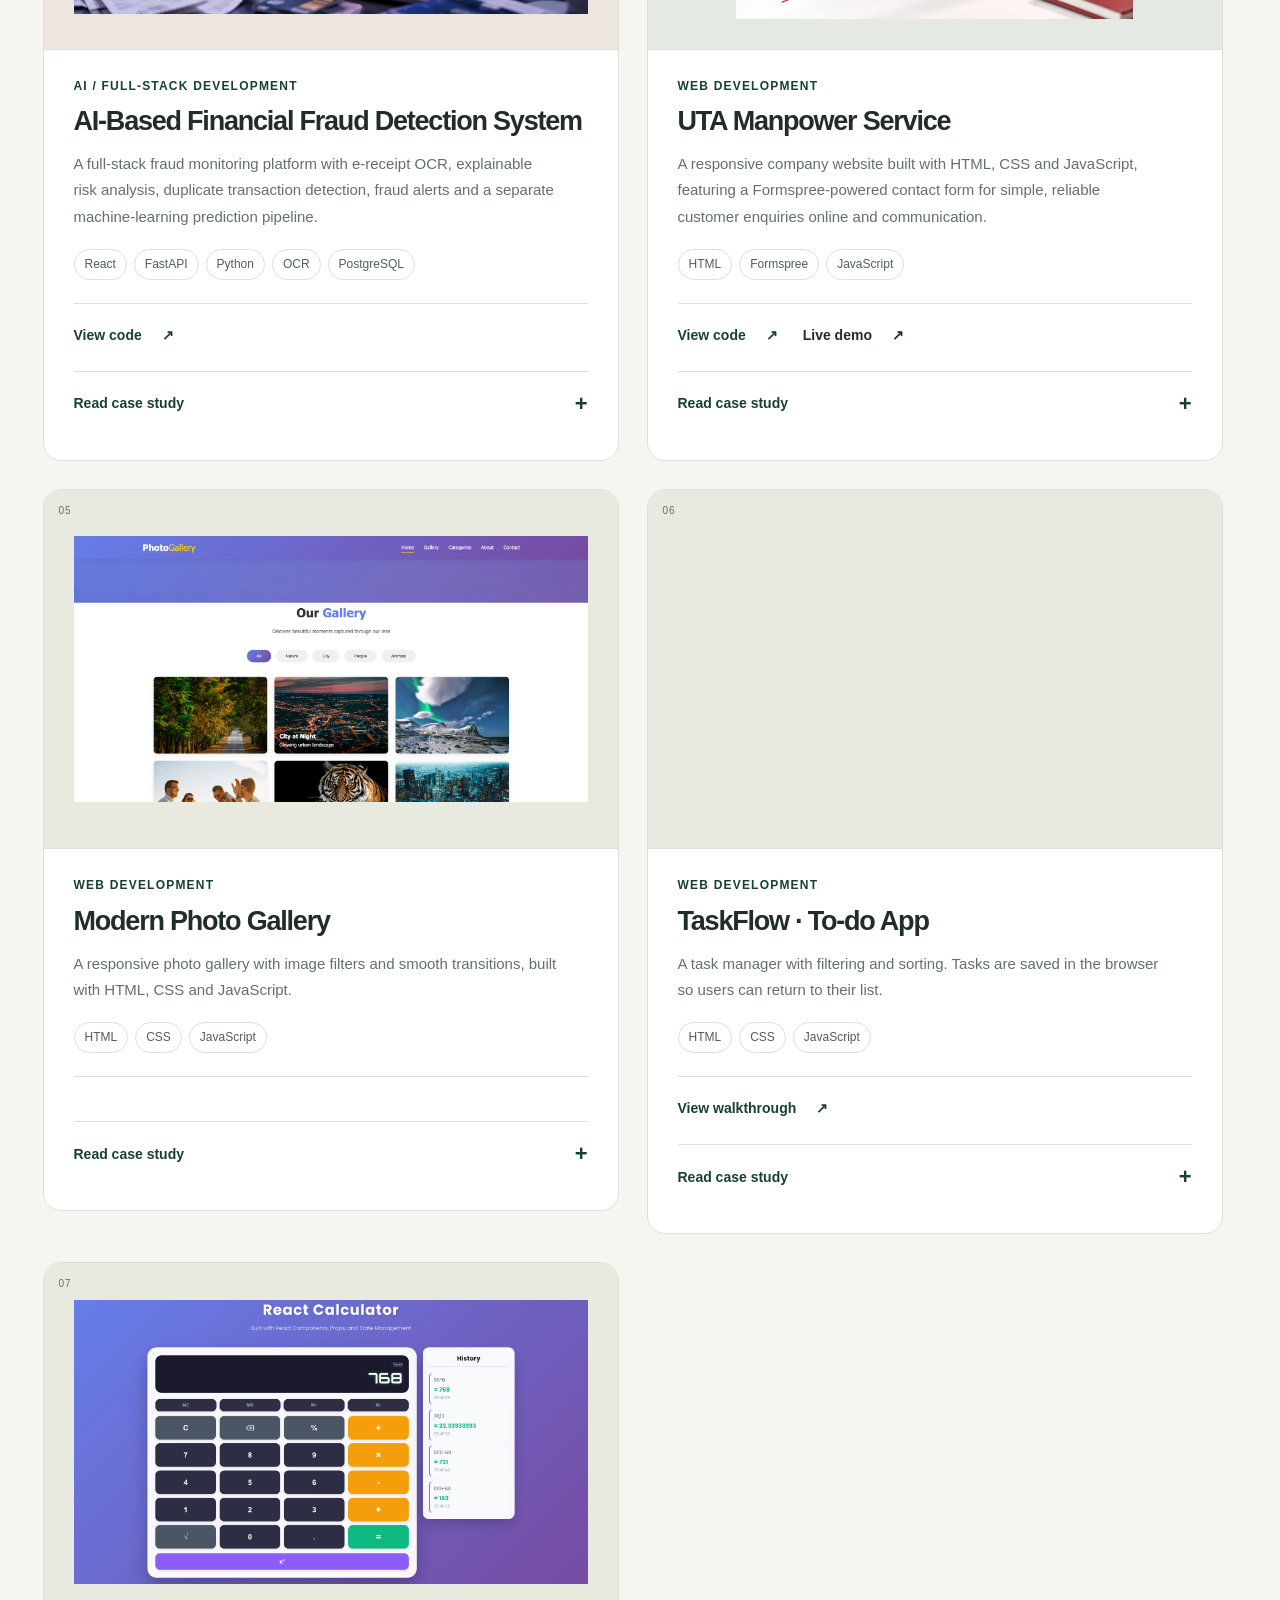
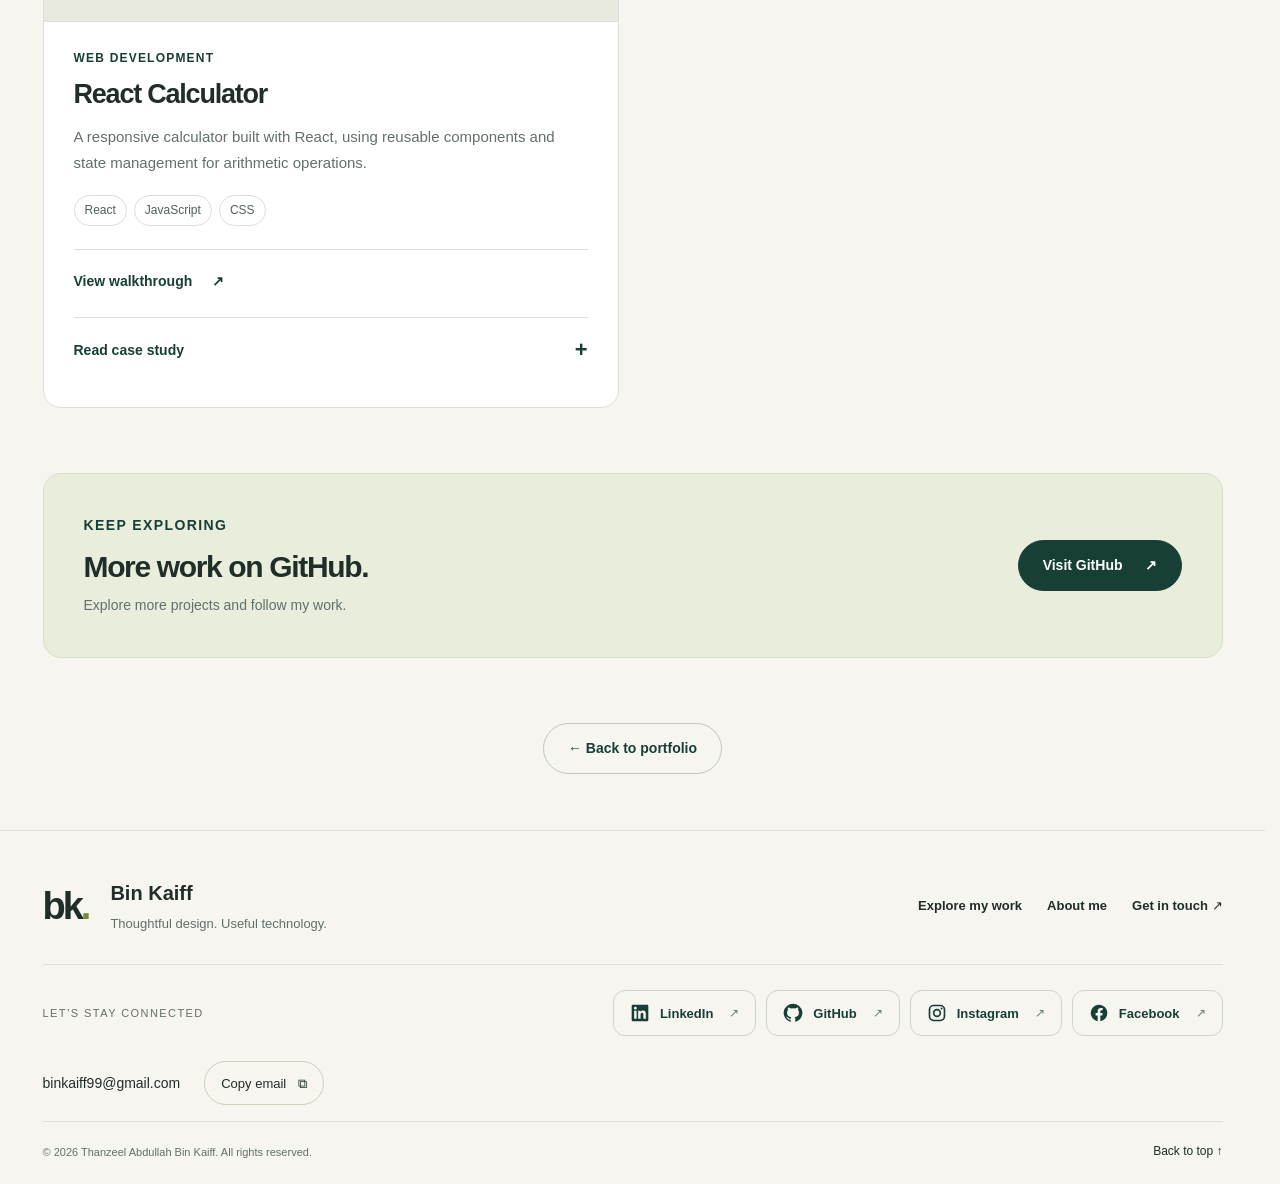
<file: full.html>
<!doctype html>
<html lang="en">

<head>

    <!-- Basic Page Settings -->
    <meta charset="utf-8">
    <meta name="viewport" content="width=device-width, initial-scale=1">

    <!-- SEO Description -->
    <meta name="description" content="Explore full-stack applications and AI projects by Bin Kaiff, including Mentora AI, UTA System and financial fraud detection.">

    <!-- Browser Theme Color -->
    <meta name="theme-color" content="#173f36">
    <!-- Search and social previews -->
    <link rel="canonical" href="https://bin-kaiff-portfolio.vercel.app/full.html">
    <meta property="og:type" content="website">
    <meta property="og:site_name" content="Bin Kaiff Portfolio">
    <meta property="og:title" content="Technical Projects | Bin Kaiff">
    <meta property="og:description" content="Explore full-stack applications and AI projects by Bin Kaiff, including Mentora AI, UTA System and financial fraud detection.">
    <meta property="og:url" content="https://bin-kaiff-portfolio.vercel.app/full.html">
    <meta property="og:image" content="https://bin-kaiff-portfolio.vercel.app/images/og-cover.webp">
    <meta property="og:image:width" content="1200">
    <meta property="og:image:height" content="630">
    <meta property="og:image:alt" content="Bin Kaiff — Software Engineer and UI/UX Designer">
    <meta name="twitter:card" content="summary_large_image">
    <meta name="twitter:title" content="Technical Projects | Bin Kaiff">
    <meta name="twitter:description" content="Explore full-stack applications and AI projects by Bin Kaiff, including Mentora AI, UTA System and financial fraud detection.">
    <meta name="twitter:image" content="https://bin-kaiff-portfolio.vercel.app/images/og-cover.webp">


    <!-- Page Title -->
    <title>Technical Projects | Bin Kaiff</title>

    <!-- Favicon -->
    <link rel="icon" href="images/favicon.svg" type="image/svg+xml">

    <!-- Main CSS -->
    <link rel="stylesheet" href="css/style.css">

    <!-- JavaScript -->
    <script src="js/main.js" defer></script>
    <script src="js/transitions.js" defer></script>

<link rel="stylesheet" href="css/motion.css"><script src="js/motion.js" defer></script><script src="js/enhancements.js" defer></script><link rel="stylesheet" href="css/projects.css"><script src="js/projects.js" defer></script><link rel="stylesheet" href="css/viewers.css"><script src="js/document-previews.js" defer></script><script src="js/viewers.js" defer></script></head>


<body>


    <div class="reading-progress" aria-hidden="true"></div><!-- =========================================
         INTRO ANIMATION
    ========================================== -->

    <div class="site-intro" aria-hidden="true">

        <div class="intro-content">

            <span class="intro-logo">
                bk<span>.</span>
            </span>

            <span class="intro-name">
                BIN KAIFF
            </span>

            <span class="intro-caption">
                Design. Develop. Make a difference.
            </span>

            <span class="intro-line"></span>

            <span class="intro-status">
                Opening portfolio
            </span>

        </div>

    </div>


    <!-- Skip Link -->
    <a class="skip" href="#main">
        Skip to content
    </a>


    <!-- =========================================
         HEADER / NAVBAR
    ========================================== -->

    <header class="header">

        <nav class="container nav" aria-label="Main navigation">

            <!-- Logo -->
            <a class="brand" href="index.html" aria-label="Bin Kaiff home">
                bk<span>.</span>
            </a>


            <!-- Mobile Menu Button -->
            <button class="menu-toggle" aria-expanded="false" aria-controls="nav-links">
                Menu
                <span aria-hidden="true">☰</span>
            </button>


            <!-- Navigation Links -->
            <div class="nav-links" id="nav-links">

                <a href="index.html#about">
                    About
                </a>

                <a href="index.html#what-i-do" aria-current="page">
                    My work
                </a>

                <a href="index.html#experience">
                    Experience
                </a>

                <a href="index.html#education">
                    Education
                </a>

                <a href="index.html#certifications">
                    Certifications
                </a>

                <a class="nav-contact" href="index.html#contact">
                    Let’s talk
                    <span aria-hidden="true">↗</span>
                </a>

            </div>

        </nav>

    </header>



    <!-- =========================================
         MAIN CONTENT
    ========================================== -->

    <main id="main">

        <div class="container">


            <!-- =====================================
                 PAGE INTRO
            ====================================== -->

            <div class="page-intro">

                <p class="eyebrow">
                    Selected work / 07 projects
                </p>

                <h1>
                    Technical Projects<span>.</span>
                </h1>

                <p class="lead">
                    Seven selected projects in AI, full-stack and front-end development.
                    Explore case studies, verified code links and project walkthroughs.
                </p>

            </div>



            <!-- =====================================
                 PROJECT CATEGORY TABS
            ====================================== -->

            <nav class="project-tabs" aria-label="Project categories">

                <a href="ui.html">
                    UI/UX Design
                </a>

                <a href="full.html" aria-current="page">
                    Technical Projects
                </a>

                <a href="work.html">
                    Work Migration Marketing
                </a>

            </nav>



            <!-- =====================================
                 PROJECTS GRID
            ====================================== -->

            <div class="projects-grid">

                <article class="project-card" id="mentora-ai">
                    <div class="project-image">
                        <img src="images/ment.jpg" alt="Mentora AI student assistant dashboard preview" loading="lazy" width="1600" height="900" decoding="async">
                        <span class="image-index">
                            01
                        </span>
                    </div>

                    <div class="project-body">
                        <p class="eyebrow">
                            AI / FULL-STACK DEVELOPMENT
                        </p>
                        <h2>
                            Mentora AI — Student Personal Assistant
                        </h2>
                        <p>
                            An AI-powered student workspace that helps students organize their studies, 
                            learn from their own notes, generate revision material, plan study sessions, 
                            practise for exams and track learning progress.
                        </p>

                        <div class="tags">
                            <span>React</span>
                            <span>FastAPI</span>
                            <span>TypeScript</span>
                            <span>Supabase</span>
                            <span>Gemini AI</span>
                        </div>
                        <div class="project-actions">

                            <a class="text-link" href="https://github.com/binkaiff/mentora-ai" rel="noopener noreferrer">
                                View code
                                <span aria-hidden="true">↗</span>
                            </a>

                            <a class="text-link" href="https://mentora-ai-web-iota.vercel.app/" target="_blank" rel="noopener noreferrer">
                                Live demo <span aria-hidden="true">↗</span>
                            </a>
                        </div>
                    <details class="case-study"><summary>Read case study <span aria-hidden="true">+</span></summary><dl><div><dt>Problem</dt><dd>Students often manage notes, revision, assignments and study planning across different tools, making it difficult to stay organized and focus on weaker topics.</dd></div><div><dt>My role</dt><dd>Full-stack development, UI/UX implementation, backend API development, AI integration, Supabase authentication, database integration and cloud deployment.</dd></div><div><dt>Solution</dt><dd>Built a React + TypeScript and FastAPI platform with Google authentication, PDF-based AI chat, smart flashcards, personalized study planning, AI tutor support, exam practice, assignment tracking and learning-progress monitoring. Added Tamil, English and Sinhala support and connected Gemini AI for intelligent study assistance.</dd></div><div><dt>Result</dt><dd>A responsive, deployed AI-powered student workspace that brings notes, revision, planning, tutoring and progress tracking into one platform, helping students manage their learning more efficiently.</dd></div></dl></details></div>
                </article>

                <article class="project-card" id="uta-system">
                    <div class="project-image">
                        <img src="images/UTAM.jpg" alt="UTA business management system dashboard preview" loading="lazy" width="1600" height="900" decoding="async">
                        <span class="image-index">
                            02
                        </span>
                    </div>

                    <div class="project-body">
                        <p class="eyebrow">
                            FULL-STACK DEVELOPMENT / BUSINESS MANAGEMENT SYSTEM
                        </p>
                        <h2>
                            UTA Business Management System
                            <br>
                            (Accounts & Candidate Operations)
                        </h2>
                        <p>
                            A secure web-based system for UTA Manpower Service to streamline financial management, candidate operations, invoicing, and daily tasks.
                        </p>

                        <div class="tags">
                            <span>Python</span>
                            <span>FastAPI</span>
                            <span>JavaScript</span>
                            <span>OCR</span>
                            <span>JSON</span>
                        </div>
                        <div class="project-actions">

                            <a class="text-link" href="https://github.com/binkaiff/uta-system" rel="noopener noreferrer">
                                View code
                                <span aria-hidden="true">↗</span>
                            </a>
                        </div>
                    <details class="case-study"><summary>Read case study <span aria-hidden="true">+</span></summary><dl><div><dt>Problem</dt><dd>Managing financial transactions, account balances, candidate-related invoices, and recruitment administration through separate files and manual processes can lead to data inconsistencies, time-consuming operations, and difficulties in tracking daily business activities.</dd></div><div><dt>My role</dt><dd>Full-stack development, UI/UX design, Flask backend, database integration, authentication, invoice management, and deployment.</dd></div><div><dt>Solution</dt><dd>Built a centralized platform with Accounts and Candidate modules for financial tracking, balance calculations, Excel reporting, invoice generation, and user management.</dd></div><div><dt>Result</dt><dd>Delivered a deployed internal business management system that combines financial administration and candidate-related operations in one platform. The application simplifies record handling, improves access to operational information, reduces repetitive manual tasks, and provides a more organized workflow for UTA Manpower Service.</dd></div></dl></details></div>
                </article>


                <article class="project-card" id="fraud-detection">
                    <div class="project-image">
                        <img src="images/ai.jpg" alt="AI financial fraud detection dashboard preview" loading="lazy" width="1600" height="900" decoding="async">
                        <span class="image-index">
                            03
                        </span>
                    </div>

                    <div class="project-body">
                        <p class="eyebrow">
                            AI / FULL-STACK DEVELOPMENT
                        </p>
                        <h2>
                            AI-Based Financial Fraud Detection System
                        </h2>
                        <p>
                            A full-stack fraud monitoring platform with e-receipt OCR, 
                            explainable risk analysis, duplicate transaction detection, 
                            fraud alerts and a separate machine-learning prediction pipeline.
                        </p>

                        <div class="tags">
                            <span>React</span>
                            <span>FastAPI</span>
                            <span>Python</span>
                            <span>OCR</span>
                            <span>PostgreSQL</span>
                        </div>
                        <div class="project-actions">

                            <a class="text-link" href="https://github.com/binkaiff/AI-Financial-Fraud-Detection" rel="noopener noreferrer">
                                View code
                                <span aria-hidden="true">↗</span>
                            </a>
                        </div>
                    <details class="case-study"><summary>Read case study <span aria-hidden="true">+</span></summary><dl><div><dt>Problem</dt><dd>Manual transaction review is slow and makes suspicious activity harder to identify.</dd></div><div><dt>My role</dt><dd>Full-stack development, UI/UX implementation, backend API development, OCR integration, database design and fraud-risk logic.</dd></div><div><dt>Solution</dt><dd>Built a React + FastAPI platform with receipt OCR, editable transaction extraction, duplicate detection, risk scoring, and ML-based fraud prediction.</dd></div><div><dt>Result</dt><dd>A responsive fraud-monitoring system that automates receipt processing and highlights risky transactions.</dd></div></dl></details></div>
                </article>
                


                <article class="project-card" id="uta-website">
                    <div class="project-image">
                        <img src="images/uta.jpg" alt="UTA Manpower Service project preview" loading="lazy" width="1448" height="1086" decoding="async">
                        <span class="image-index">
                            04
                        </span>
                    </div>

                    <div class="project-body">
                        <p class="eyebrow">
                            Web development
                        </p>
                        <h2>
                            UTA Manpower Service
                        </h2>
                        <p>
                            A responsive company website built with HTML, CSS and JavaScript, 
                            featuring a Formspree-powered contact form for simple, reliable customer 
                            enquiries online and communication.
                        </p>

                        <div class="tags">
                            <span>HTML</span>
                            <span>Formspree</span>
                            <span>JavaScript</span>
                        </div>

                        <div class="project-actions">
                            <a class="text-link" href="https://github.com/binkaiff/uta-manpower-website" rel="noopener noreferrer">
                                View code
                                <span aria-hidden="true">↗</span>
                            </a>

                            <a class="text-link" href="https://utamanpower.vercel.app/" target="_blank" rel="noopener noreferrer">
                                Live demo <span aria-hidden="true">↗</span>
                            </a>
                        </div>
                    <details class="case-study"><summary>Read case study <span aria-hidden="true">+</span></summary><dl><div><dt>Problem</dt><dd>A recruitment agency needs a clear online presence and a way for visitors to send enquiries.</dd></div><div><dt>My role</dt><dd>Website design and front-end development.</dd></div><div><dt>Solution</dt><dd>Built a company website using HTML, CSS and JavaScript, with a Formspree contact form.</dd></div><div><dt>Result</dt><dd>A responsive business website with an enquiry form.</dd></div></dl></details></div>
                </article>



                <!-- =================================
                     PROJECT 02 - PHOTO GALLERY
                ================================== -->

                <article class="project-card" id="photo-gallery">
                    <div class="project-image">
                        <img src="images/photo.png" alt="Modern Photo Gallery project preview" loading="lazy" width="1600" height="829" decoding="async">
                        <span class="image-index">
                            05
                        </span>
                    </div>

                    <div class="project-body">
                        <p class="eyebrow">
                            Web development
                        </p>
                        <h2>
                            Modern Photo Gallery
                        </h2>
                        <p>
                            A responsive photo gallery with
                            image filters and smooth transitions,
                            built with HTML, CSS and JavaScript.
                        </p>

                        <div class="tags">
                            <span>HTML</span>
                            <span>CSS</span>
                            <span>JavaScript</span>
                        </div>

                        <div class="project-actions">
                        </div>
                    <details class="case-study"><summary>Read case study <span aria-hidden="true">+</span></summary><dl><div><dt>Problem</dt><dd>Visitors need a simple way to browse and filter a collection of photographs.</dd></div><div><dt>My role</dt><dd>Front-end development and responsive layout.</dd></div><div><dt>Solution</dt><dd>Used HTML, CSS and JavaScript to create an image gallery with filtering and transitions.</dd></div><div><dt>Result</dt><dd>A responsive gallery that lets visitors narrow down the images they see.</dd></div></dl></details></div>
                </article>

                <!-- =================================
                     PROJECT 03 - TASKFLOW TO-DO APP
                ================================== -->

                <article class="project-card" id="taskflow">
                    <div class="project-image">
                        <img src="images/todo.jpg" alt="TaskFlow · To-do App project preview" loading="lazy" width="1448" height="1086" decoding="async">
                        <span class="image-index">
                            06
                        </span>
                    </div>

                    <div class="project-body">
                        <p class="eyebrow">
                            Web development
                        </p>
                        <h2>
                            TaskFlow · To-do App
                        </h2>
                        <p>
                            A task manager with filtering and sorting.
                            Tasks are saved in the browser so users
                            can return to their list.
                        </p>

                        <div class="tags">

                            <span>HTML</span>
                            <span>CSS</span>
                            <span>JavaScript</span>
                        </div>

                        <div class="project-actions">
                            <a class="text-link" href="https://www.linkedin.com/posts/binkaiff_codvedajourney-codvedainternship-codvedatech-activity-7433808986455367680-Jp52?utm_source=share&amp;utm_medium=member_desktop&amp;rcm=ACoAAEb-3E4Bo8q_L6Go0V0ieKv-mt8ImqnsoBM" rel="noopener noreferrer">
                                View walkthrough
                                <span aria-hidden="true">↗</span>
                            </a>
                        </div>
                    <details class="case-study"><summary>Read case study <span aria-hidden="true">+</span></summary><dl><div><dt>Problem</dt><dd>Users need to organise tasks and keep their list when they return to the app.</dd></div><div><dt>My role</dt><dd>Front-end application development.</dd></div><div><dt>Solution</dt><dd>Built filtering and sorting tools, with browser storage for task persistence.</dd></div><div><dt>Result</dt><dd>A task manager that saves its list locally in the browser.</dd></div></dl></details></div>
                </article>



                <!-- =================================
                     PROJECT 04 - REACT CALCULATOR
                ================================== -->

                <article class="project-card" id="react-calculator">
                    <div class="project-image">
                        <img src="images/calculator.png" alt="React Calculator project preview" loading="lazy" width="1600" height="883" decoding="async">
                        <span class="image-index">
                            07
                        </span>
                    </div>

                    <div class="project-body">
                        <p class="eyebrow">
                            Web development
                        </p>
                        <h2>
                            React Calculator
                        </h2>
                        <p>
                            A responsive calculator built with React,
                            using reusable components and state management
                            for arithmetic operations.
                        </p>

                        <div class="tags">
                            <span>React</span>
                            <span>JavaScript</span>
                            <span>CSS</span>
                        </div>

                        <div class="project-actions">
                            <a class="text-link" href="https://www.linkedin.com/posts/binkaiff_codvedajourney-codvedainternship-codvedatech-activity-7433532135237443585-rUWS?utm_source=share&amp;utm_medium=member_desktop&amp;rcm=ACoAAEb-3E4Bo8q_L6Go0V0ieKv-mt8ImqnsoBM" rel="noopener noreferrer">
                                View walkthrough
                                <span aria-hidden="true">↗</span>
                            </a>
                        </div>
                    <details class="case-study"><summary>Read case study <span aria-hidden="true">+</span></summary><dl><div><dt>Problem</dt><dd>Users need a clear interface for everyday arithmetic.</dd></div><div><dt>My role</dt><dd>React interface and component development.</dd></div><div><dt>Solution</dt><dd>Used reusable React components and state management to handle calculations.</dd></div><div><dt>Result</dt><dd>A responsive calculator interface for arithmetic operations.</dd></div></dl></details></div>
                </article>
            </div>



            <!-- =====================================
                 GITHUB CTA SECTION
            ====================================== -->

            <section class="cta-band">
                <div>
                    <p class="eyebrow">
                        Keep exploring
                    </p>
                    <h2>
                        More work on GitHub.
                    </h2>
                    <p>
                        Explore more projects and follow my work.
                    </p>
                </div>

                <a class="button" href="https://github.com/binkaiff" target="_blank"rel="noopener noreferrer">
                    Visit GitHub
                    <span aria-hidden="true">↗</span>
                </a>
            </section>



            <!-- =====================================
                 BACK TO PORTFOLIO
            ====================================== -->

            <div class="page-return">

                <a class="button secondary back-to-portfolio" href="index.html#what-i-do">
                    ← Back to portfolio
                </a>

            </div>


        </div>

    </main>



    <!-- =========================================
         FOOTER
    ========================================== -->

    <footer class="site-footer">

        <div class="container">


            <!-- =====================================
                 FOOTER TOP
            ====================================== -->

            <div class="footer-main">


                <!-- Footer Logo / Name -->
                <div class="footer-identity">

                    <a class="brand" href="index.html" aria-label="Bin Kaiff home">
                        bk<span>.</span>
                    </a>


                    <div>

                        <strong>
                            Bin Kaiff
                        </strong>

                        <p>
                            Thoughtful design.
                            Useful technology.
                        </p>

                    </div>

                </div>



                <!-- Footer Navigation -->
                <nav class="footer-nav" aria-label="Footer navigation">

                    <a href="index.html#what-i-do">
                        Explore my work
                    </a>

                    <a href="index.html#about">
                        About me
                    </a>

                    <a href="index.html#contact">
                        Get in touch
                        <span aria-hidden="true">↗</span>
                    </a>

                </nav>

            </div>



            <!-- =====================================
                 SOCIAL MEDIA
            ====================================== -->

            <div class="footer-connect">

                <p class="footer-label">
                    LET’S STAY CONNECTED
                </p>


                <nav class="footer-socials" aria-label="Social media">


                    <!-- LinkedIn -->
                    <a class="footer-social" href="https://www.linkedin.com/in/binkaiff/" target="_blank" rel="noopener noreferrer" aria-label="LinkedIn (opens in a new tab)">

                        <svg xmlns="http://www.w3.org/2000/svg" width="20" height="20" viewbox="0 0 24 24" fill="currentColor" aria-hidden="true" focusable="false">
                            <path d="M20.45 2H3.55C2.69 2 2 2.68 2 3.52v16.96c0 .84.69 1.52 1.55 1.52h16.9c.86 0 1.55-.68 1.55-1.52V3.52c0-.84-.69-1.52-1.55-1.52zM7.93 18.75H4.98V9.2h2.95v9.55zM6.46 7.9a1.71 1.71 0 1 1 0-3.42 1.71 1.71 0 0 1 0 3.42zM19 18.75h-2.95v-4.64c0-1.1-.02-2.53-1.54-2.53-1.55 0-1.79 1.21-1.79 2.45v4.72H9.77V9.2h2.83v1.3h.04c.4-.75 1.36-1.54 2.8-1.54 3 0 3.56 1.97 3.56 4.53v5.26z"></path>
                        </svg>

                        <span>
                            LinkedIn
                        </span>

                        <span class="social-arrow" aria-hidden="true">
                            ↗
                        </span>

                    </a>



                    <!-- GitHub -->
                    <a class="footer-social" href="https://github.com/binkaiff" target="_blank" rel="noopener noreferrer" aria-label="GitHub (opens in a new tab)">

                        <svg xmlns="http://www.w3.org/2000/svg" width="20" height="20" viewbox="0 0 24 24" fill="currentColor" aria-hidden="true" focusable="false">
                            <path d="M12 .8a11.2 11.2 0 0 0-3.54 21.83c.56.1.76-.24.76-.54v-2.08c-3.12.68-3.78-1.32-3.78-1.32-.51-1.29-1.24-1.63-1.24-1.63-1.02-.7.08-.69.08-.69 1.13.08 1.72 1.16 1.72 1.16 1 1.71 2.62 1.22 3.26.94.1-.72.39-1.22.71-1.5-2.49-.28-5.1-1.24-5.1-5.54 0-1.22.44-2.22 1.15-3-.12-.28-.5-1.42.11-2.95 0 0 .94-.3 3.08 1.15a10.7 10.7 0 0 1 5.61 0c2.14-1.45 3.08-1.15 3.08-1.15.61 1.53.23 2.67.11 2.95.72.78 1.15 1.78 1.15 3 0 4.31-2.62 5.26-5.12 5.54.4.35.76 1.03.76 2.08v3.04c0 .3.2.65.77.54A11.2 11.2 0 0 0 12 .8z"></path>
                        </svg>

                        <span>
                            GitHub
                        </span>

                        <span class="social-arrow" aria-hidden="true">
                            ↗
                        </span>

                    </a>



                    <!-- Instagram -->
                    <a class="footer-social" href="https://www.instagram.com/bin_kaiff" target="_blank" rel="noopener noreferrer" aria-label="Instagram (opens in a new tab)">

                        <svg xmlns="http://www.w3.org/2000/svg" width="20" height="20" viewbox="0 0 24 24" fill="currentColor" aria-hidden="true" focusable="false">

                            <rect x="3" y="3" width="18" height="18" rx="5" fill="none" stroke="currentColor" stroke-width="2"></rect>

                            <circle cx="12" cy="12" r="4" fill="none" stroke="currentColor" stroke-width="2"></circle>

                            <circle cx="17.5" cy="6.5" r="1.2"></circle>

                        </svg>

                        <span>
                            Instagram
                        </span>

                        <span class="social-arrow" aria-hidden="true">
                            ↗
                        </span>

                    </a>



                    <!-- Facebook -->
                    <a class="footer-social" href="https://www.facebook.com/share/1F5GfMRYYk/?mibextid=wwXIfr" target="_blank" rel="noopener noreferrer" aria-label="Facebook (opens in a new tab)">

                        <svg xmlns="http://www.w3.org/2000/svg" width="20" height="20" viewbox="0 0 24 24" fill="currentColor" aria-hidden="true" focusable="false">
                            <path d="M22 12a10 10 0 1 0-11.56 9.88v-6.99H7.9V12h2.54V9.8c0-2.5 1.49-3.89 3.77-3.89 1.09 0 2.23.2 2.23.2v2.45h-1.26c-1.24 0-1.62.77-1.62 1.56V12h2.77l-.44 2.89h-2.33v6.99A10 10 0 0 0 22 12z"></path>
                        </svg>

                        <span>
                            Facebook
                        </span>

                        <span class="social-arrow" aria-hidden="true">
                            ↗
                        </span>

                    </a>


                </nav>

            </div>



            <!-- =====================================
                 FOOTER BOTTOM
            ====================================== -->

            <div class="footer-email"><a href="mailto:binkaiff99@gmail.com">binkaiff99@gmail.com</a><div class="email-copy"><button type="button" class="copy-email" data-email="binkaiff99@gmail.com">Copy email <span aria-hidden="true">⧉</span></button><span class="copy-status" role="status" aria-live="polite"></span></div></div><div class="footer-bottom">

                <p>
                    ©
                    <span data-year>2026</span>
                    Thanzeel Abdullah Bin Kaiff.
                    All rights reserved.
                </p>

                <a href="#main">
                    Back to top
                    <span aria-hidden="true">↑</span>
                </a>

            </div>


        </div>

    </footer>


</body>

</html>
</file>
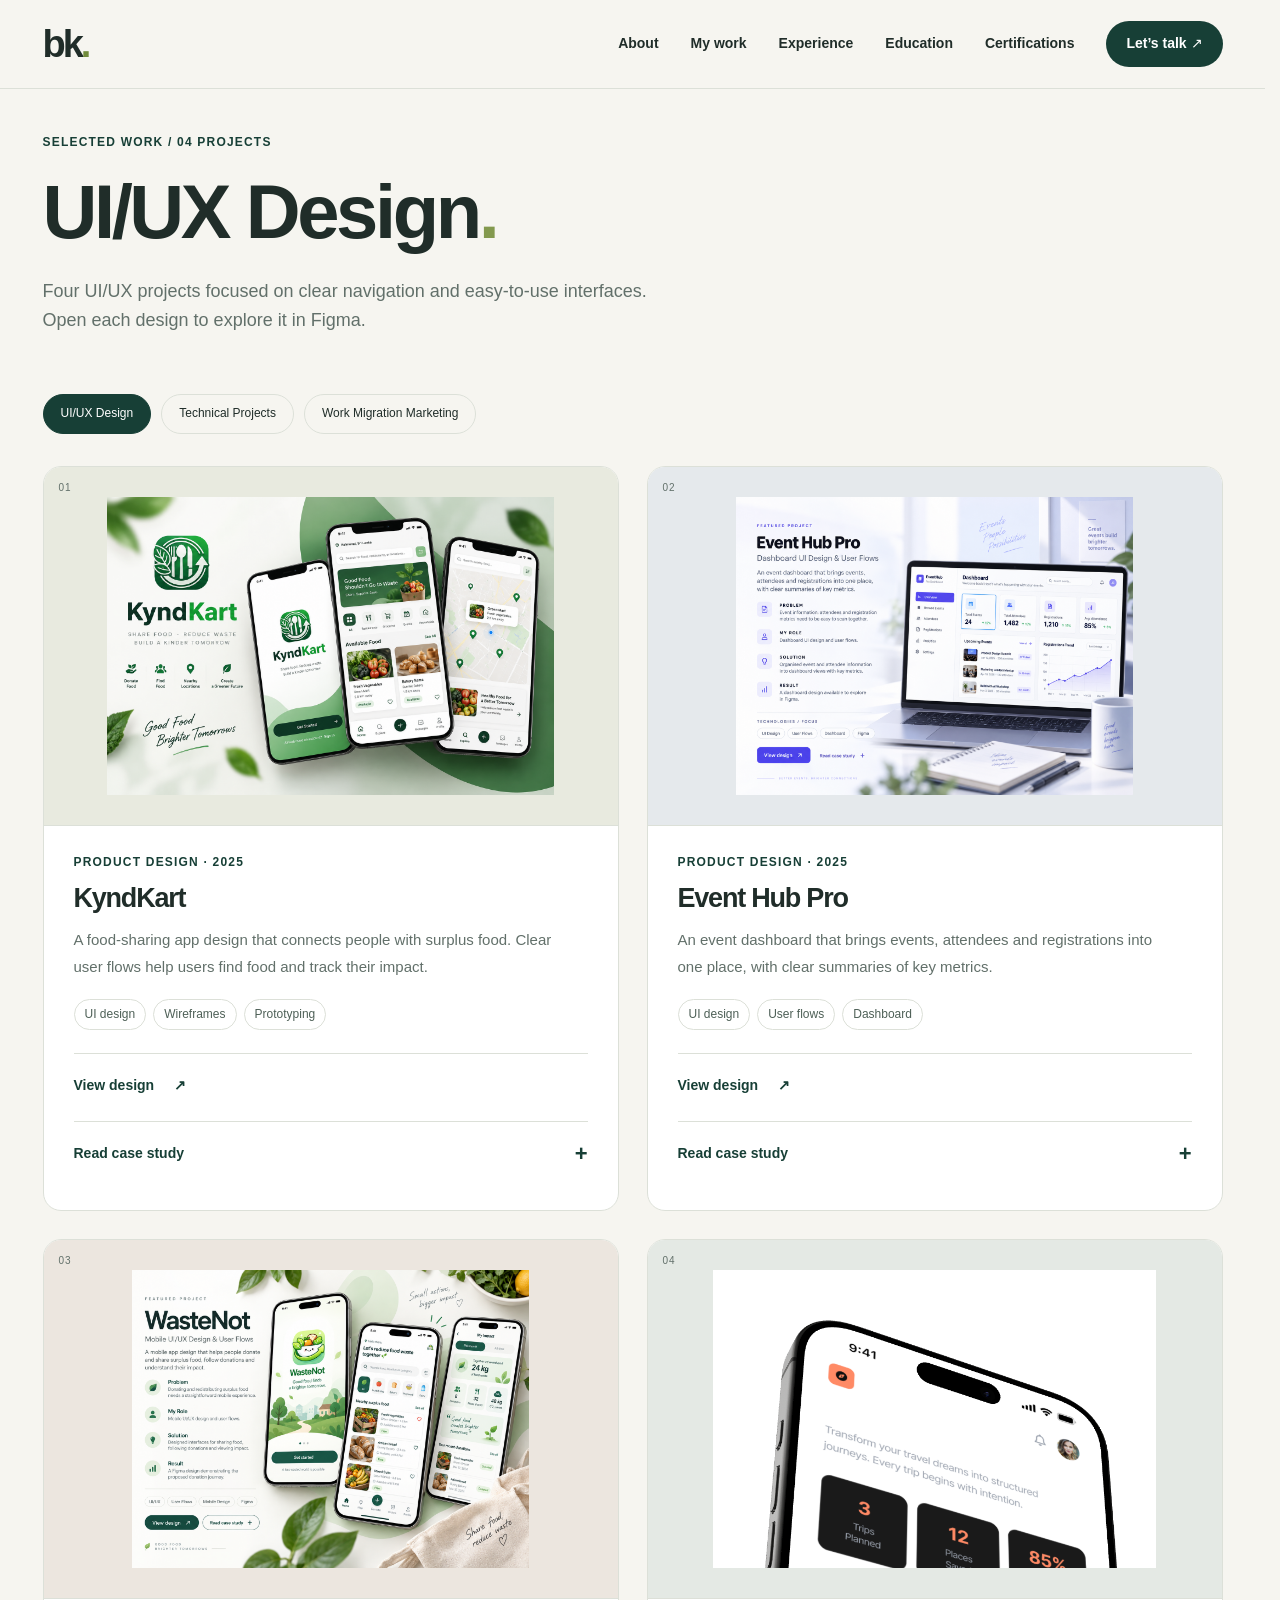
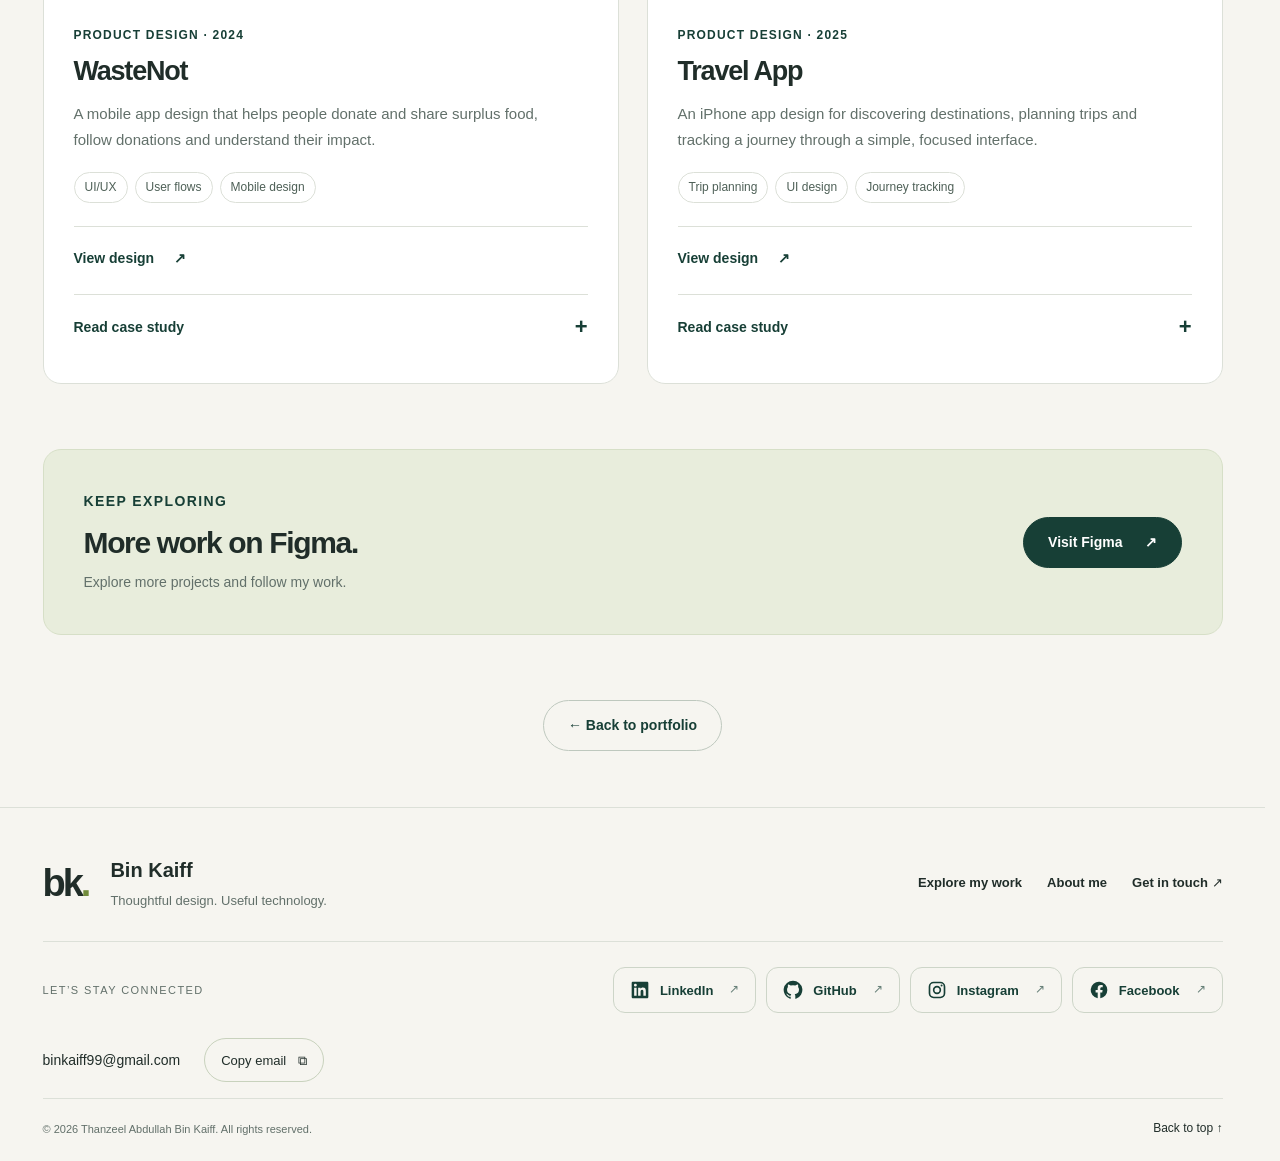
<file: ui.html>
<!doctype html>
<html lang="en">

<head>

    <!-- Basic Page Settings -->
    <meta charset="utf-8">
    <meta name="viewport" content="width=device-width, initial-scale=1">

    <!-- SEO Description -->
    <meta name="description" content="Selected UI/UX projects, interactive prototypes and product design work by Bin Kaiff.">

    <!-- Browser Theme Color -->
    <meta name="theme-color" content="#173f36">
    <!-- Search and social previews -->
    <link rel="canonical" href="https://bin-kaiff-portfolio.vercel.app/ui.html">
    <meta property="og:type" content="website">
    <meta property="og:site_name" content="Bin Kaiff Portfolio">
    <meta property="og:title" content="UI/UX Design Projects | Bin Kaiff">
    <meta property="og:description" content="Selected UI/UX projects, interactive prototypes and product design work by Bin Kaiff.">
    <meta property="og:url" content="https://bin-kaiff-portfolio.vercel.app/ui.html">
    <meta property="og:image" content="https://bin-kaiff-portfolio.vercel.app/images/og-cover.webp">
    <meta property="og:image:width" content="1200">
    <meta property="og:image:height" content="630">
    <meta property="og:image:alt" content="Bin Kaiff — Software Engineer and UI/UX Designer">
    <meta name="twitter:card" content="summary_large_image">
    <meta name="twitter:title" content="UI/UX Design Projects | Bin Kaiff">
    <meta name="twitter:description" content="Selected UI/UX projects, interactive prototypes and product design work by Bin Kaiff.">
    <meta name="twitter:image" content="https://bin-kaiff-portfolio.vercel.app/images/og-cover.webp">


    <!-- Page Title -->
    <title>UI/UX Design Projects | Bin Kaiff</title>

    <!-- Favicon -->
    <link rel="icon" href="images/favicon.svg" type="image/svg+xml">

    <!-- Main CSS -->
    <link rel="stylesheet" href="css/style.css">

    <!-- JavaScript -->
    <script src="js/main.js" defer></script>
    <script src="js/transitions.js" defer></script>

<link rel="stylesheet" href="css/motion.css"><script src="js/motion.js" defer></script><script src="js/enhancements.js" defer></script><link rel="stylesheet" href="css/projects.css"><script src="js/projects.js" defer></script><link rel="stylesheet" href="css/viewers.css"><script src="js/document-previews.js" defer></script><script src="js/viewers.js" defer></script></head>

<body>


    <div class="reading-progress" aria-hidden="true"></div><!-- =========================================
         INTRO ANIMATION
    ========================================== -->

    <div class="site-intro" aria-hidden="true">

        <div class="intro-content">

            <span class="intro-logo">
                bk<span>.</span>
            </span>

            <span class="intro-name">
                BIN KAIFF
            </span>

            <span class="intro-caption">
                Design. Develop. Make a difference.
            </span>

            <span class="intro-line"></span>

            <span class="intro-status">
                Opening portfolio
            </span>

        </div>

    </div>


    <!-- Skip Link -->
    <a class="skip" href="#main">
        Skip to content
    </a>


    <!-- =========================================
         HEADER / NAVBAR
    ========================================== -->

    <header class="header">

        <nav class="container nav" aria-label="Main navigation">

            <!-- Logo -->
            <a class="brand" href="index.html" aria-label="Bin Kaiff home">
                bk<span>.</span>
            </a>


            <!-- Mobile Menu Button -->
            <button class="menu-toggle" aria-expanded="false" aria-controls="nav-links">
                Menu
                <span aria-hidden="true">☰</span>
            </button>


            <!-- Navigation Links -->
            <div class="nav-links" id="nav-links">

                <a href="index.html#about">
                    About
                </a>

                <a href="index.html#what-i-do" aria-current="page">
                    My work
                </a>

                <a href="index.html#experience">
                    Experience
                </a>

                <a href="index.html#education">
                    Education
                </a>

                <a href="index.html#certifications">
                    Certifications
                </a>

                <a class="nav-contact" href="index.html#contact">
                    Let’s talk
                    <span aria-hidden="true">↗</span>
                </a>

            </div>

        </nav>

    </header>



    <!-- =========================================
         MAIN CONTENT
    ========================================== -->

    <main id="main">

        <div class="container">


            <!-- =====================================
                 PAGE INTRO
            ====================================== -->

            <div class="page-intro">

                <p class="eyebrow">
                    Selected work / 04 projects
                </p>

                <h1>
                    UI/UX Design<span>.</span>
                </h1>

                <p class="lead">
                    Four UI/UX projects focused on clear navigation
                    and easy-to-use interfaces.
                    Open each design to explore it in Figma.
                </p>

            </div>



            <!-- =====================================
                 PROJECT CATEGORY TABS
            ====================================== -->

            <nav class="project-tabs" aria-label="Project categories">

                <a href="ui.html" aria-current="page">
                    UI/UX Design
                </a>

                <a href="full.html">
                    Technical Projects
                </a>

                <a href="work.html">
                    Work Migration Marketing
                </a>

            </nav>



            <!-- =====================================
                 PROJECTS GRID
            ====================================== -->

            <div class="projects-grid">


                <!-- =================================
                     PROJECT 01 - KYNDKART
                ================================== -->

                <article class="project-card" id="kyndkart-design">

                    <!-- Project Image -->
                    <div class="project-image">

                        <img src="images/kyntkard.jpg" alt="KyndKart project preview" loading="lazy" width="1536" height="1024" decoding="async">

                        <span class="image-index">
                            01
                        </span>

                    </div>


                    <!-- Project Information -->
                    <div class="project-body">

                        <p class="eyebrow">
                            Product design · 2025
                        </p>

                        <h2>
                            KyndKart
                        </h2>

                        <p>
                            A food-sharing app design that connects
                            people with surplus food.
                            Clear user flows help users find food
                            and track their impact.
                        </p>


                        <!-- Skills / Tags -->
                        <div class="tags">

                            <span>UI design</span>
                            <span>Wireframes</span>
                            <span>Prototyping</span>

                        </div>


                        <!-- Figma Link -->
                        <div class="project-actions">

                            <a class="text-link" href="https://www.figma.com/design/KLSSdtxjBsbFg91qjrbFNG/Untitled?node-id=0-1&amp;t=ioWzpANeoWKyw45P-1" rel="noopener noreferrer">
                                View design
                                <span aria-hidden="true">↗</span>
                            </a>

                        </div>

                    <details class="case-study"><summary>Read case study <span aria-hidden="true">+</span></summary><dl><div><dt>Problem</dt><dd>People need a clear way to discover surplus food and understand their impact.</dd></div><div><dt>My role</dt><dd>UI/UX design, wireframing and prototyping.</dd></div><div><dt>Solution</dt><dd>Designed food-discovery flows and impact-tracking interfaces in Figma.</dd></div><div><dt>Result</dt><dd>A Figma prototype showing the proposed food-sharing experience.</dd></div></dl></details></div>

                </article>



                <!-- =================================
                     PROJECT 02 - EVENT HUB PRO
                ================================== -->

                <article class="project-card" id="eventhub-design">

                    <!-- Project Image -->
                    <div class="project-image">

                        <img src="images/eventhub.jpg" alt="Event Hub Pro project preview" loading="lazy" width="1448" height="1086" decoding="async">

                        <span class="image-index">
                            02
                        </span>

                    </div>


                    <!-- Project Information -->
                    <div class="project-body">

                        <p class="eyebrow">
                            Product design · 2025
                        </p>

                        <h2>
                            Event Hub Pro
                        </h2>

                        <p>
                            An event dashboard that brings events,
                            attendees and registrations into one place,
                            with clear summaries of key metrics.
                        </p>


                        <!-- Skills / Tags -->
                        <div class="tags">

                            <span>UI design</span>
                            <span>User flows</span>
                            <span>Dashboard</span>

                        </div>


                        <!-- Figma Link -->
                        <div class="project-actions">

                            <a class="text-link" href="https://www.figma.com/design/1TVzPloRY0r9eRRninmjZd/Dashboard?node-id=0-1&amp;t=URWe5KsCxPbSUETP-1" rel="noopener noreferrer">
                                View design
                                <span aria-hidden="true">↗</span>
                            </a>

                        </div>

                    <details class="case-study"><summary>Read case study <span aria-hidden="true">+</span></summary><dl><div><dt>Problem</dt><dd>Event information, attendees and registration metrics need to be easy to scan together.</dd></div><div><dt>My role</dt><dd>Dashboard UI design and user flows.</dd></div><div><dt>Solution</dt><dd>Organised event and attendee information into dashboard views with key metrics.</dd></div><div><dt>Result</dt><dd>A dashboard design available to explore in Figma.</dd></div></dl></details></div>

                </article>



                <!-- =================================
                     PROJECT 03 - WASTENOT
                ================================== -->

                <article class="project-card" id="wastenot-design">

                    <!-- Project Image -->
                    <div class="project-image">

                        <img src="images/wastenot.jpg" alt="WasteNot project preview" loading="lazy" width="1448" height="1086" decoding="async">

                        <span class="image-index">
                            03
                        </span>

                    </div>


                    <!-- Project Information -->
                    <div class="project-body">

                        <p class="eyebrow">
                            Product design · 2024
                        </p>

                        <h2>
                            WasteNot
                        </h2>

                        <p>
                            A mobile app design that helps people
                            donate and share surplus food,
                            follow donations and understand their impact.
                        </p>


                        <!-- Skills / Tags -->
                        <div class="tags">

                            <span>UI/UX</span>
                            <span>User flows</span>
                            <span>Mobile design</span>

                        </div>


                        <!-- Figma Link -->
                        <div class="project-actions">

                            <a class="text-link" href="https://www.figma.com/design/Pz8sZ8slIqcBUnOD5K3hL0/SDGP-FINAL?node-id=0-1&amp;t=dTjyN9XGwyb42s5n-1" rel="noopener noreferrer">
                                View design
                                <span aria-hidden="true">↗</span>
                            </a>

                        </div>

                    <details class="case-study"><summary>Read case study <span aria-hidden="true">+</span></summary><dl><div><dt>Problem</dt><dd>Donating and redistributing surplus food needs a straightforward mobile experience.</dd></div><div><dt>My role</dt><dd>Mobile UI/UX design and user flows.</dd></div><div><dt>Solution</dt><dd>Designed interfaces for sharing food, following donations and viewing impact.</dd></div><div><dt>Result</dt><dd>A Figma design demonstrating the proposed donation journey.</dd></div></dl></details></div>

                </article>



                <!-- =================================
                     PROJECT 04 - TRAVEL APP
                ================================== -->

                <article class="project-card" id="travel-design">

                    <!-- Project Image -->
                    <div class="project-image">

                        <img src="images/travel.png" alt="Travel App project preview" loading="lazy" width="818" height="550" decoding="async">

                        <span class="image-index">
                            04
                        </span>

                    </div>


                    <!-- Project Information -->
                    <div class="project-body">

                        <p class="eyebrow">
                            Product design · 2025
                        </p>

                        <h2>
                            Travel App
                        </h2>

                        <p>
                            An iPhone app design for discovering
                            destinations, planning trips and tracking
                            a journey through a simple, focused interface.
                        </p>


                        <!-- Skills / Tags -->
                        <div class="tags">

                            <span>Trip planning</span>
                            <span>UI design</span>
                            <span>Journey tracking</span>

                        </div>


                        <!-- Figma Link -->
                        <div class="project-actions">

                            <a class="text-link" href="https://www.figma.com/design/6dfBPM8PtGRYf02TWNFx8F/Untitled?node-id=0-1&amp;t=8L4CRvJmdrSwnuEc-1" rel="noopener noreferrer">
                                View design
                                <span aria-hidden="true">↗</span>
                            </a>

                        </div>

                    <details class="case-study"><summary>Read case study <span aria-hidden="true">+</span></summary><dl><div><dt>Problem</dt><dd>Travellers need a focused way to discover destinations and plan a journey.</dd></div><div><dt>My role</dt><dd>Mobile interface and trip-planning design.</dd></div><div><dt>Solution</dt><dd>Created an iPhone app design around discovery, planning and journey tracking.</dd></div><div><dt>Result</dt><dd>A Figma design presenting the proposed travel-planning experience.</dd></div></dl></details></div>

                </article>


            </div>



            <!-- =====================================
                 FIGMA CTA SECTION
            ====================================== -->

            <section class="cta-band">

                <div>

                    <p class="eyebrow">
                        Keep exploring
                    </p>

                    <h2>
                        More work on Figma.
                    </h2>

                    <p>
                        Explore more projects and follow my work.
                    </p>

                </div>


                <a class="button" href="https://www.figma.com/@binkaiff" target="_blank" rel="noopener noreferrer">
                    Visit Figma
                    <span aria-hidden="true">↗</span>
                </a>

            </section>



            <!-- =====================================
                 BACK TO PORTFOLIO
            ====================================== -->

            <div class="page-return">

                <a class="button secondary back-to-portfolio" href="index.html#what-i-do">
                    ← Back to portfolio
                </a>

            </div>


        </div>

    </main>



    <!-- =========================================
         FOOTER
    ========================================== -->

    <footer class="site-footer">

        <div class="container">


            <!-- Footer Top -->
            <div class="footer-main">


                <!-- Footer Logo / Name -->
                <div class="footer-identity">

                    <a class="brand" href="index.html" aria-label="Bin Kaiff home">
                        bk<span>.</span>
                    </a>


                    <div>

                        <strong>
                            Bin Kaiff
                        </strong>

                        <p>
                            Thoughtful design.
                            Useful technology.
                        </p>

                    </div>

                </div>



                <!-- Footer Navigation -->
                <nav class="footer-nav" aria-label="Footer navigation">

                    <a href="index.html#what-i-do">
                        Explore my work
                    </a>

                    <a href="index.html#about">
                        About me
                    </a>

                    <a href="index.html#contact">
                        Get in touch
                        <span aria-hidden="true">↗</span>
                    </a>

                </nav>

            </div>



            <!-- =====================================
                 SOCIAL MEDIA
            ====================================== -->

            <div class="footer-connect">

                <p class="footer-label">
                    LET’S STAY CONNECTED
                </p>


                <nav class="footer-socials" aria-label="Social media">


                    <!-- LinkedIn -->
                    <a class="footer-social" href="https://www.linkedin.com/in/binkaiff/" target="_blank" rel="noopener noreferrer" aria-label="LinkedIn (opens in a new tab)">

                        <svg xmlns="http://www.w3.org/2000/svg" width="20" height="20" viewbox="0 0 24 24" fill="currentColor" aria-hidden="true" focusable="false">
                            <path d="M20.45 2H3.55C2.69 2 2 2.68 2 3.52v16.96c0 .84.69 1.52 1.55 1.52h16.9c.86 0 1.55-.68 1.55-1.52V3.52c0-.84-.69-1.52-1.55-1.52zM7.93 18.75H4.98V9.2h2.95v9.55zM6.46 7.9a1.71 1.71 0 1 1 0-3.42 1.71 1.71 0 0 1 0 3.42zM19 18.75h-2.95v-4.64c0-1.1-.02-2.53-1.54-2.53-1.55 0-1.79 1.21-1.79 2.45v4.72H9.77V9.2h2.83v1.3h.04c.4-.75 1.36-1.54 2.8-1.54 3 0 3.56 1.97 3.56 4.53v5.26z"></path>
                        </svg>

                        <span>
                            LinkedIn
                        </span>

                        <span class="social-arrow" aria-hidden="true">
                            ↗
                        </span>

                    </a>



                    <!-- GitHub -->
                    <a class="footer-social" href="https://github.com/binkaiff" target="_blank" rel="noopener noreferrer" aria-label="GitHub (opens in a new tab)">

                        <svg xmlns="http://www.w3.org/2000/svg" width="20" height="20" viewbox="0 0 24 24" fill="currentColor" aria-hidden="true" focusable="false">
                            <path d="M12 .8a11.2 11.2 0 0 0-3.54 21.83c.56.1.76-.24.76-.54v-2.08c-3.12.68-3.78-1.32-3.78-1.32-.51-1.29-1.24-1.63-1.24-1.63-1.02-.7.08-.69.08-.69 1.13.08 1.72 1.16 1.72 1.16 1 1.71 2.62 1.22 3.26.94.1-.72.39-1.22.71-1.5-2.49-.28-5.1-1.24-5.1-5.54 0-1.22.44-2.22 1.15-3-.12-.28-.5-1.42.11-2.95 0 0 .94-.3 3.08 1.15a10.7 10.7 0 0 1 5.61 0c2.14-1.45 3.08-1.15 3.08-1.15.61 1.53.23 2.67.11 2.95.72.78 1.15 1.78 1.15 3 0 4.31-2.62 5.26-5.12 5.54.4.35.76 1.03.76 2.08v3.04c0 .3.2.65.77.54A11.2 11.2 0 0 0 12 .8z"></path>
                        </svg>

                        <span>
                            GitHub
                        </span>

                        <span class="social-arrow" aria-hidden="true">
                            ↗
                        </span>

                    </a>



                    <!-- Instagram -->
                    <a class="footer-social" href="https://www.instagram.com/bin_kaiff" target="_blank" rel="noopener noreferrer" aria-label="Instagram (opens in a new tab)">

                        <svg xmlns="http://www.w3.org/2000/svg" width="20" height="20" viewbox="0 0 24 24" fill="currentColor" aria-hidden="true" focusable="false">

                            <rect x="3" y="3" width="18" height="18" rx="5" fill="none" stroke="currentColor" stroke-width="2"></rect>

                            <circle cx="12" cy="12" r="4" fill="none" stroke="currentColor" stroke-width="2"></circle>

                            <circle cx="17.5" cy="6.5" r="1.2"></circle>

                        </svg>

                        <span>
                            Instagram
                        </span>

                        <span class="social-arrow" aria-hidden="true">
                            ↗
                        </span>

                    </a>



                    <!-- Facebook -->
                    <a class="footer-social" href="https://www.facebook.com/share/1F5GfMRYYk/?mibextid=wwXIfr" target="_blank" rel="noopener noreferrer" aria-label="Facebook (opens in a new tab)">

                        <svg xmlns="http://www.w3.org/2000/svg" width="20" height="20" viewbox="0 0 24 24" fill="currentColor" aria-hidden="true" focusable="false">
                            <path d="M22 12a10 10 0 1 0-11.56 9.88v-6.99H7.9V12h2.54V9.8c0-2.5 1.49-3.89 3.77-3.89 1.09 0 2.23.2 2.23.2v2.45h-1.26c-1.24 0-1.62.77-1.62 1.56V12h2.77l-.44 2.89h-2.33v6.99A10 10 0 0 0 22 12z"></path>
                        </svg>

                        <span>
                            Facebook
                        </span>

                        <span class="social-arrow" aria-hidden="true">
                            ↗
                        </span>

                    </a>


                </nav>

            </div>



            <!-- =====================================
                 FOOTER BOTTOM
            ====================================== -->

            <div class="footer-email"><a href="mailto:binkaiff99@gmail.com">binkaiff99@gmail.com</a><div class="email-copy"><button type="button" class="copy-email" data-email="binkaiff99@gmail.com">Copy email <span aria-hidden="true">⧉</span></button><span class="copy-status" role="status" aria-live="polite"></span></div></div><div class="footer-bottom">

                <p>
                    ©
                    <span data-year>2026</span>
                    Thanzeel Abdullah Bin Kaiff.
                    All rights reserved.
                </p>

                <a href="#main">
                    Back to top
                    <span aria-hidden="true">↑</span>
                </a>

            </div>


        </div>

    </footer>


</body>

</html>
</file>
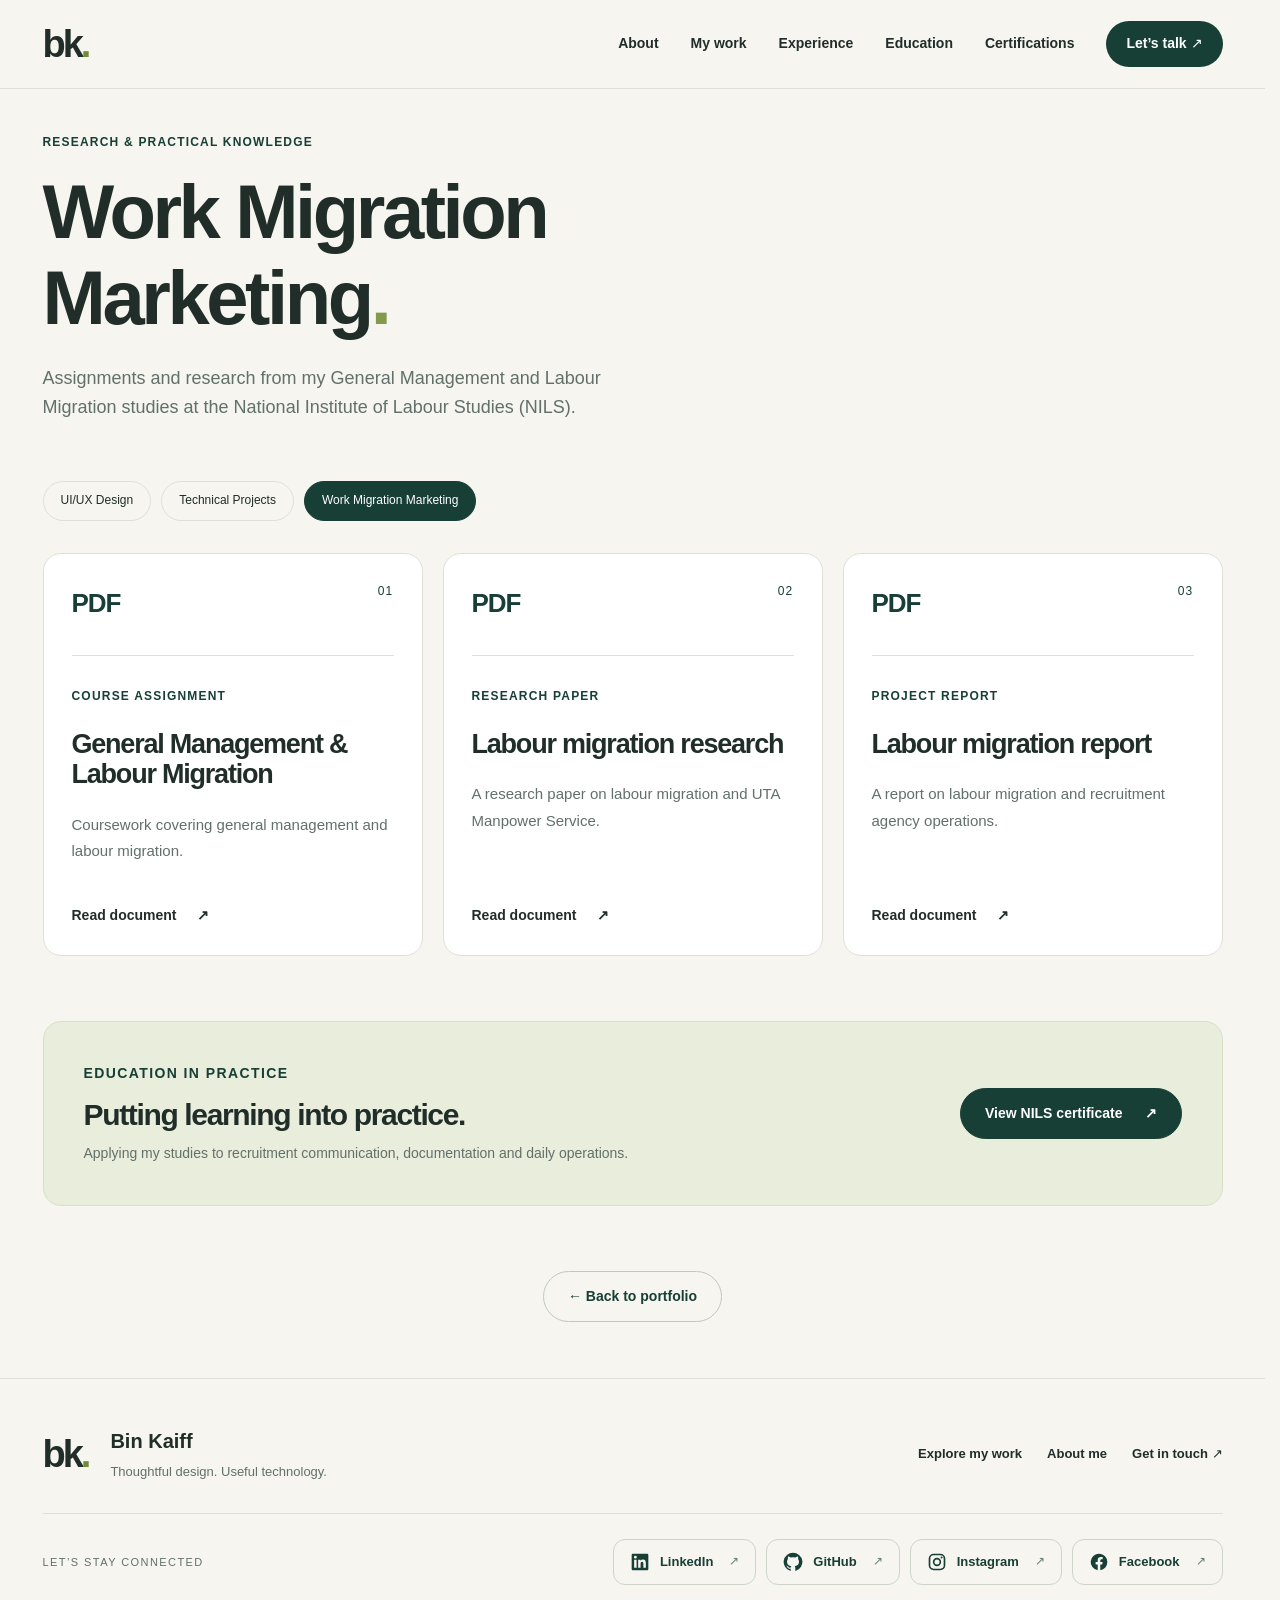
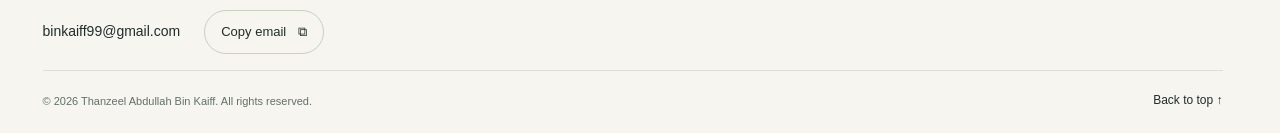
<file: work.html>
<!doctype html>
<html lang="en">

<head>

    <!-- Basic Page Settings -->
    <meta charset="utf-8">
    <meta name="viewport" content="width=device-width, initial-scale=1">

    <!-- SEO Description -->
    <meta name="description" content="Recruitment operations, labour migration documentation and practical business projects by Bin Kaiff.">

    <!-- Browser Theme Color -->
    <meta name="theme-color" content="#173f36">
    <!-- Search and social previews -->
    <link rel="canonical" href="https://bin-kaiff-portfolio.vercel.app/work.html">
    <meta property="og:type" content="website">
    <meta property="og:site_name" content="Bin Kaiff Portfolio">
    <meta property="og:title" content="Recruitment & Operations | Bin Kaiff">
    <meta property="og:description" content="Recruitment operations, labour migration documentation and practical business projects by Bin Kaiff.">
    <meta property="og:url" content="https://bin-kaiff-portfolio.vercel.app/work.html">
    <meta property="og:image" content="https://bin-kaiff-portfolio.vercel.app/images/og-cover.webp">
    <meta property="og:image:width" content="1200">
    <meta property="og:image:height" content="630">
    <meta property="og:image:alt" content="Bin Kaiff — Software Engineer and UI/UX Designer">
    <meta name="twitter:card" content="summary_large_image">
    <meta name="twitter:title" content="Recruitment & Operations | Bin Kaiff">
    <meta name="twitter:description" content="Recruitment operations, labour migration documentation and practical business projects by Bin Kaiff.">
    <meta name="twitter:image" content="https://bin-kaiff-portfolio.vercel.app/images/og-cover.webp">


    <!-- Page Title -->
    <title>Recruitment & Operations | Bin Kaiff</title>

    <!-- Favicon -->
    <link rel="icon" href="images/favicon.svg" type="image/svg+xml">

    <!-- Main CSS -->
    <link rel="stylesheet" href="css/style.css">

    <!-- JavaScript -->
    <script src="js/main.js" defer></script>
    <script src="js/transitions.js" defer></script>

<link rel="stylesheet" href="css/motion.css"><script src="js/motion.js" defer></script><script src="js/enhancements.js" defer></script><link rel="stylesheet" href="css/projects.css"><script src="js/projects.js" defer></script><link rel="stylesheet" href="css/viewers.css"><script src="js/document-previews.js" defer></script><script src="js/viewers.js" defer></script></head>


<body>


    <div class="reading-progress" aria-hidden="true"></div><!-- =========================================
         INTRO ANIMATION
    ========================================== -->

    <div class="site-intro" aria-hidden="true">

        <div class="intro-content">

            <span class="intro-logo">
                bk<span>.</span>
            </span>

            <span class="intro-name">
                BIN KAIFF
            </span>

            <span class="intro-caption">
                Design. Develop. Make a difference.
            </span>

            <span class="intro-line"></span>

            <span class="intro-status">
                Opening portfolio
            </span>

        </div>

    </div>


    <!-- Skip Link -->
    <a class="skip" href="#main">
        Skip to content
    </a>


    <!-- =========================================
         HEADER / NAVBAR
    ========================================== -->

    <header class="header">

        <nav class="container nav" aria-label="Main navigation">

            <!-- Logo -->
            <a class="brand" href="index.html" aria-label="Bin Kaiff home">
                bk<span>.</span>
            </a>


            <!-- Mobile Menu Button -->
            <button class="menu-toggle" aria-expanded="false" aria-controls="nav-links">
                Menu
                <span aria-hidden="true">☰</span>
            </button>


            <!-- Navigation Links -->
            <div class="nav-links" id="nav-links">

                <a href="index.html#about">
                    About
                </a>

                <a href="index.html#what-i-do" aria-current="page">
                    My work
                </a>

                <a href="index.html#experience">
                    Experience
                </a>

                <a href="index.html#education">
                    Education
                </a>

                <a href="index.html#certifications">
                    Certifications
                </a>

                <a class="nav-contact" href="index.html#contact">
                    Let’s talk
                    <span aria-hidden="true">↗</span>
                </a>

            </div>

        </nav>

    </header>



    <!-- =========================================
         MAIN CONTENT
    ========================================== -->

    <main id="main">

        <div class="container">


            <!-- =====================================
                 PAGE INTRO
            ====================================== -->

            <div class="page-intro">

                <p class="eyebrow">
                    Research &amp; practical knowledge
                </p>

                <h1>
                    Work Migration<br>
                    Marketing<span>.</span>
                </h1>

                <p class="lead">
                    Assignments and research from my General Management
                    and Labour Migration studies at the
                    National Institute of Labour Studies (NILS).
                </p>

            </div>



            <!-- =====================================
                 PROJECT CATEGORY TABS
            ====================================== -->

            <nav class="project-tabs" aria-label="Project categories">

                <a href="ui.html">
                    UI/UX Design
                </a>

                <a href="full.html">
                    Technical Projects
                </a>

                <a href="work.html" aria-current="page">
                    Work Migration Marketing
                </a>

            </nav>



            <!-- =====================================
                 DOCUMENTS GRID
            ====================================== -->

            <div class="document-grid">


                <!-- =================================
                     DOCUMENT 01
                ================================== -->

                <article class="document-card">

                    <!-- PDF Number -->
                    <div class="document-icon">
                        PDF
                        <span>01</span>
                    </div>


                    <!-- Document Type -->
                    <p class="eyebrow">
                        Course assignment
                    </p>


                    <!-- Document Title -->
                    <h2>
                        General Management &amp; Labour Migration
                    </h2>


                    <!-- Description -->
                    <p>
                        Coursework covering general management
                        and labour migration.
                    </p>


                    <!-- PDF Link -->
                    <a class="text-link" href="nils/Assignment(NILS).pdf" data-document-viewer>
                        Read document
                        <span aria-hidden="true">↗</span>
                    </a>

                </article>



                <!-- =================================
                     DOCUMENT 02
                ================================== -->

                <article class="document-card">

                    <!-- PDF Number -->
                    <div class="document-icon">
                        PDF
                        <span>02</span>
                    </div>


                    <!-- Document Type -->
                    <p class="eyebrow">
                        Research paper
                    </p>


                    <!-- Document Title -->
                    <h2>
                        Labour migration research
                    </h2>


                    <!-- Description -->
                    <p>
                        A research paper on labour migration
                        and UTA Manpower Service.
                    </p>


                    <!-- PDF Link -->
                    <a class="text-link" href="nils/Labour_Migration_Research_Paper_UTA.pdf" data-document-viewer>
                        Read document
                        <span aria-hidden="true">↗</span>
                    </a>

                </article>



                <!-- =================================
                     DOCUMENT 03
                ================================== -->

                <article class="document-card">

                    <!-- PDF Number -->
                    <div class="document-icon">
                        PDF
                        <span>03</span>
                    </div>


                    <!-- Document Type -->
                    <p class="eyebrow">
                        Project report
                    </p>


                    <!-- Document Title -->
                    <h2>
                        Labour migration report
                    </h2>


                    <!-- Description -->
                    <p>
                        A report on labour migration
                        and recruitment agency operations.
                    </p>


                    <!-- PDF Link -->
                    <a class="text-link" href="nils/Full_Report_Labour_Migration_UTA.pdf" data-document-viewer>
                        Read document
                        <span aria-hidden="true">↗</span>
                    </a>

                </article>


            </div>



            <!-- =====================================
                 NILS CERTIFICATE SECTION
            ====================================== -->

            <section class="cta-band">

                <div>

                    <p class="eyebrow">
                        Education in practice
                    </p>

                    <h2>
                        Putting learning into practice.
                    </h2>

                    <p>
                        Applying my studies to recruitment communication,
                        documentation and daily operations.
                    </p>

                </div>


                <a class="button" href="certificates/NILS Certificate.pdf" data-restore-scroll="" id="document-return-0" data-document-viewer>
                    View NILS certificate
                    <span aria-hidden="true">↗</span>
                </a>

            </section>



            <!-- =====================================
                 BACK TO PORTFOLIO
            ====================================== -->

            <div class="page-return">

                <a class="button secondary back-to-portfolio" href="index.html#what-i-do">
                    ← Back to portfolio
                </a>

            </div>


        </div>

    </main>



    <!-- =========================================
         FOOTER
    ========================================== -->

    <footer class="site-footer">

        <div class="container">


            <!-- =====================================
                 FOOTER TOP
            ====================================== -->

            <div class="footer-main">


                <!-- Footer Logo / Name -->
                <div class="footer-identity">

                    <a class="brand" href="index.html" aria-label="Bin Kaiff home">
                        bk<span>.</span>
                    </a>


                    <div>

                        <strong>
                            Bin Kaiff
                        </strong>

                        <p>
                            Thoughtful design.
                            Useful technology.
                        </p>

                    </div>

                </div>



                <!-- Footer Navigation -->
                <nav class="footer-nav" aria-label="Footer navigation">

                    <a href="index.html#what-i-do">
                        Explore my work
                    </a>

                    <a href="index.html#about">
                        About me
                    </a>

                    <a href="index.html#contact">
                        Get in touch
                        <span aria-hidden="true">↗</span>
                    </a>

                </nav>

            </div>



            <!-- =====================================
                 SOCIAL MEDIA
            ====================================== -->

            <div class="footer-connect">

                <p class="footer-label">
                    LET’S STAY CONNECTED
                </p>


                <nav class="footer-socials" aria-label="Social media">


                    <!-- LinkedIn -->
                    <a class="footer-social" href="https://www.linkedin.com/in/binkaiff/" target="_blank" rel="noopener noreferrer" aria-label="LinkedIn (opens in a new tab)">

                        <svg xmlns="http://www.w3.org/2000/svg" width="20" height="20" viewbox="0 0 24 24" fill="currentColor" aria-hidden="true" focusable="false">
                            <path d="M20.45 2H3.55C2.69 2 2 2.68 2 3.52v16.96c0 .84.69 1.52 1.55 1.52h16.9c.86 0 1.55-.68 1.55-1.52V3.52c0-.84-.69-1.52-1.55-1.52zM7.93 18.75H4.98V9.2h2.95v9.55zM6.46 7.9a1.71 1.71 0 1 1 0-3.42 1.71 1.71 0 0 1 0 3.42zM19 18.75h-2.95v-4.64c0-1.1-.02-2.53-1.54-2.53-1.55 0-1.79 1.21-1.79 2.45v4.72H9.77V9.2h2.83v1.3h.04c.4-.75 1.36-1.54 2.8-1.54 3 0 3.56 1.97 3.56 4.53v5.26z"></path>
                        </svg>

                        <span>
                            LinkedIn
                        </span>

                        <span class="social-arrow" aria-hidden="true">
                            ↗
                        </span>

                    </a>



                    <!-- GitHub -->
                    <a class="footer-social" href="https://github.com/binkaiff" target="_blank" rel="noopener noreferrer" aria-label="GitHub (opens in a new tab)">

                        <svg xmlns="http://www.w3.org/2000/svg" width="20" height="20" viewbox="0 0 24 24" fill="currentColor" aria-hidden="true" focusable="false">
                            <path d="M12 .8a11.2 11.2 0 0 0-3.54 21.83c.56.1.76-.24.76-.54v-2.08c-3.12.68-3.78-1.32-3.78-1.32-.51-1.29-1.24-1.63-1.24-1.63-1.02-.7.08-.69.08-.69 1.13.08 1.72 1.16 1.72 1.16 1 1.71 2.62 1.22 3.26.94.1-.72.39-1.22.71-1.5-2.49-.28-5.1-1.24-5.1-5.54 0-1.22.44-2.22 1.15-3-.12-.28-.5-1.42.11-2.95 0 0 .94-.3 3.08 1.15a10.7 10.7 0 0 1 5.61 0c2.14-1.45 3.08-1.15 3.08-1.15.61 1.53.23 2.67.11 2.95.72.78 1.15 1.78 1.15 3 0 4.31-2.62 5.26-5.12 5.54.4.35.76 1.03.76 2.08v3.04c0 .3.2.65.77.54A11.2 11.2 0 0 0 12 .8z"></path>
                        </svg>

                        <span>
                            GitHub
                        </span>

                        <span class="social-arrow" aria-hidden="true">
                            ↗
                        </span>

                    </a>



                    <!-- Instagram -->
                    <a class="footer-social" href="https://www.instagram.com/bin_kaiff" target="_blank" rel="noopener noreferrer" aria-label="Instagram (opens in a new tab)">

                        <svg xmlns="http://www.w3.org/2000/svg" width="20" height="20" viewbox="0 0 24 24" fill="currentColor" aria-hidden="true" focusable="false">

                            <rect x="3" y="3" width="18" height="18" rx="5" fill="none" stroke="currentColor" stroke-width="2"></rect>

                            <circle cx="12" cy="12" r="4" fill="none" stroke="currentColor" stroke-width="2"></circle>

                            <circle cx="17.5" cy="6.5" r="1.2"></circle>

                        </svg>

                        <span>
                            Instagram
                        </span>

                        <span class="social-arrow" aria-hidden="true">
                            ↗
                        </span>

                    </a>



                    <!-- Facebook -->
                    <a class="footer-social" href="https://www.facebook.com/share/1F5GfMRYYk/?mibextid=wwXIfr" target="_blank" rel="noopener noreferrer" aria-label="Facebook (opens in a new tab)">

                        <svg xmlns="http://www.w3.org/2000/svg" width="20" height="20" viewbox="0 0 24 24" fill="currentColor" aria-hidden="true" focusable="false">
                            <path d="M22 12a10 10 0 1 0-11.56 9.88v-6.99H7.9V12h2.54V9.8c0-2.5 1.49-3.89 3.77-3.89 1.09 0 2.23.2 2.23.2v2.45h-1.26c-1.24 0-1.62.77-1.62 1.56V12h2.77l-.44 2.89h-2.33v6.99A10 10 0 0 0 22 12z"></path>
                        </svg>

                        <span>
                            Facebook
                        </span>

                        <span class="social-arrow" aria-hidden="true">
                            ↗
                        </span>

                    </a>


                </nav>

            </div>



            <!-- =====================================
                 FOOTER BOTTOM
            ====================================== -->

            <div class="footer-email"><a href="mailto:binkaiff99@gmail.com">binkaiff99@gmail.com</a><div class="email-copy"><button type="button" class="copy-email" data-email="binkaiff99@gmail.com">Copy email <span aria-hidden="true">⧉</span></button><span class="copy-status" role="status" aria-live="polite"></span></div></div><div class="footer-bottom">

                <p>
                    ©
                    <span data-year>2026</span>
                    Thanzeel Abdullah Bin Kaiff.
                    All rights reserved.
                </p>

                <a href="#main">
                    Back to top
                    <span aria-hidden="true">↑</span>
                </a>

            </div>


        </div>

    </footer>


</body>

</html>
</file>
<file: css/style.css>
/* Shared design system. Edit these variables to change the whole portfolio. */
:root{--paper:#f6f5f0;--white:#fff;--ink:#202d29;--muted:#62706a;--green:#173f36;--lime:#dcebaf;--line:#dce0d8;--radius:18px;--width:1180px}*{box-sizing:border-box}html{scroll-behavior:smooth;scroll-padding-top:105px}body{margin:0;background:var(--paper);color:var(--ink);font-family:Inter,-apple-system,BlinkMacSystemFont,"Segoe UI",sans-serif;font-size:16px;line-height:1.65}a{color:inherit;text-decoration:none}button,input,textarea{font:inherit}button,a,input,textarea{-webkit-tap-highlight-color:transparent}a,button{touch-action:manipulation}a:focus-visible,button:focus-visible,input:focus-visible,textarea:focus-visible{outline:3px solid #6b8839;outline-offset:5px}img{display:block;max-width:100%}p{margin:0 0 1.2rem;color:var(--muted)}h1,h2,h3{font-weight:550;letter-spacing:-.045em;line-height:1.14;margin:0 0 22px}h1{font-size:clamp(42px,5.4vw,72px)}h2{font-size:clamp(30px,3.2vw,44px)}h3{font-size:24px}em{font-family:Georgia,serif;font-weight:400}strong{color:var(--ink)}.container{width:min(var(--width),calc(100% - 80px));margin-inline:auto}.header{position:sticky;top:0;background:rgba(246,245,240,.97);border-bottom:1px solid var(--line);z-index:20}.nav{min-height:88px;display:flex;align-items:center;justify-content:space-between;gap:24px}.brand{font-size:38px;font-weight:750;letter-spacing:-3px;line-height:1}.brand span{color:#718b3b}.nav-links{display:flex;align-items:center;gap:32px;font-size:14px;font-weight:550}.nav-links a:hover,.text-link:hover{color:#617b37}.nav-contact{background:var(--green);color:white;padding:11px 20px;border-radius:100px}.nav-links .nav-contact:hover{background:#28574b;color:white}.menu-toggle{display:none}.skip{position:fixed;top:-70px;left:20px;background:var(--green);color:white;padding:10px 20px;z-index:100}.skip:focus{top:10px}.eyebrow{font-size:11px;font-weight:650;letter-spacing:.15em;text-transform:uppercase;color:var(--green);margin-bottom:22px;display:block}.dot{width:7px;height:7px;border-radius:50%;background:#829f46;display:inline-block;margin-right:8px}.hero{display:grid;grid-template-columns:1.3fr 1fr;gap:72px;align-items:center;padding-block:72px 80px}.hero h1{letter-spacing:-.055em}.hero h1 em{color:var(--green)}.hero-intro{font-size:17px;max-width:540px;margin-top:28px}.actions{display:flex;flex-wrap:wrap;gap:12px;margin-top:30px}.button{display:inline-flex;align-items:center;justify-content:center;gap:22px;background:var(--green);color:white;border:1px solid var(--green);border-radius:100px;padding:13px 24px;font-size:14px;font-weight:600;transition:background .2s,transform .2s}.button:hover{background:#2d594d;transform:translateY(-2px)}.button.secondary{color:var(--green);background:transparent;border-color:#bec8be}.button.secondary:hover{background:#e8ecdf}.hero-note{display:flex;gap:26px;border-top:1px solid var(--line);padding-top:23px;margin-top:42px;font-size:9px;letter-spacing:.16em;color:var(--muted)}.portrait-wrap{background:#e6e9dc;padding:14px;border-radius:140px 140px 20px 20px;position:relative}.portrait-top{font-size:8px;letter-spacing:.08em;display:flex;justify-content:center;gap:15px;padding:19px 30px;color:var(--green)}.portrait{width:100%;height:410px;object-fit:cover;object-position:center 30%;border-radius:125px 125px 10px 10px}.portrait-caption{display:flex;justify-content:space-between;align-items:center;padding:20px 12px 6px}.portrait-caption strong{font-size:21px}.portrait-caption div span{display:block;font-size:12px;color:var(--muted)}.portrait-mark{font-size:44px;line-height:1;color:var(--green)}.section{padding-block:88px}.about{background:#eceedf;border-block:1px solid #dce0d0}.split{display:grid;grid-template-columns:1fr 1.15fr;gap:90px}.lead{font-size:19px;line-height:1.6;max-width:670px}.tags{display:flex;flex-wrap:wrap;gap:7px}.tags span{font-size:11px;line-height:1.4;border:1px solid var(--line);padding:6px 10px;border-radius:100px;color:#4e6057}.about .tags span{border-color:#cbd3be}.section-heading{display:flex;justify-content:space-between;align-items:end;gap:60px;margin-bottom:38px}.section-heading h2{margin-bottom:0;max-width:650px}.section-heading>p{max-width:270px;font-size:14px;margin:0}.skills-grid{display:grid;grid-template-columns:repeat(3,1fr);gap:20px}.skill-card{display:flex;flex-direction:column;background:var(--white);border:1px solid var(--line);border-radius:var(--radius);padding:30px;transition:transform .2s,border-color .2s}.skill-card:hover{transform:translateY(-4px);border-color:#a2b592}.number{font-size:12px;letter-spacing:.1em;color:#7a8a72;margin-bottom:35px}.skill-card h3{font-size:27px;min-height:62px}.skill-card p{font-size:14px}.skill-card .tags{margin-top:auto;padding-top:10px}.text-link{display:inline-flex;align-items:center;gap:20px;font-size:13px;font-weight:600}.skill-card>.text-link{border-top:1px solid var(--line);margin-top:27px;padding-top:20px;justify-content:space-between}.experience-section{background:#eeefe8}.experience-row{display:grid;grid-template-columns:280px 1fr;gap:50px;border-top:1px solid #d5dbcf;padding:32px 0}.experience-row:last-child{border-bottom:1px solid #d5dbcf}.role-meta .eyebrow{margin-bottom:8px}.role-meta p{font-size:13px}.experience-row h3{margin-bottom:12px}.experience-row ul{padding-left:20px;margin:0 0 16px;color:var(--muted);font-size:14px}.experience-row>div>p{font-size:15px}.education-grid{display:grid;grid-template-columns:repeat(2,1fr);gap:18px}.education-card{padding:30px;background:white;border:1px solid var(--line);border-radius:14px}.education-card h3{font-size:22px}.education-card p{font-size:14px}.education-card .eyebrow{margin-bottom:16px}.contact-section{background:var(--green);color:#fff}.contact-grid{display:grid;grid-template-columns:1fr 1fr;gap:100px}.contact-section p,.contact-section .eyebrow{color:#cedacd}.contact-section h2{font-size:clamp(40px,4.4vw,60px)}.contact-email{display:block;font-size:20px;margin:28px 0 12px;overflow-wrap:anywhere}.contact-section .socials{display:flex;gap:22px;flex-wrap:wrap;margin-top:30px}.contact-section .text-link:hover{color:var(--lime)}.form-group{margin-bottom:16px}.form-group label{display:block;font-size:12px;margin-bottom:6px;color:#e0e8df}.form-group input,.form-group textarea{width:100%;padding:11px 14px;border:1px solid #657d70;border-radius:8px;background:#ffffff0a;color:white;resize:vertical}.form-group input::placeholder,.form-group textarea::placeholder{color:#b8c8ba;font-size:13px}.contact-form button{background:var(--lime);color:var(--green);padding:13px 25px;border:0;border-radius:100px;cursor:pointer;font-size:14px;font-weight:600}.contact-form button:disabled{opacity:.6;cursor:wait}#form-status{font-size:14px;margin-top:15px}#form-status:empty{display:none}.footer{padding-block:32px;display:flex;align-items:center;justify-content:space-between;gap:25px}.footer p{margin:0;font-size:11px}.footer>div{display:flex;gap:20px}.footer .text-link{font-size:11px}.page-intro{padding:44px 0 40px}.breadcrumb{font-size:12px;color:var(--muted);display:inline-block;margin-bottom:45px}.breadcrumb:hover{text-decoration:underline}.page-intro .eyebrow{margin-bottom:16px}.page-intro h1{font-size:clamp(44px,6vw,76px)}.page-intro h1 span{color:#83994e}.page-intro .lead{max-width:630px;font-size:18px}.project-tabs{display:flex;flex-wrap:wrap;gap:10px;padding-bottom:32px}.project-tabs a{font-size:12px;border:1px solid var(--line);border-radius:100px;padding:9px 17px;transition:background .2s}.project-tabs a[aria-current],.project-tabs a:hover{background:var(--green);border-color:var(--green);color:#fff}.projects-grid{display:grid;grid-template-columns:repeat(2,minmax(0,1fr));gap:28px}.project-card{border:1px solid var(--line);border-radius:var(--radius);overflow:hidden;background:white;display:flex;flex-direction:column;transition:box-shadow .25s,transform .25s}.project-card:hover{transform:translateY(-4px);box-shadow:0 14px 36px #173f3610}.project-image{aspect-ratio:16/10;background:#e8eadf;position:relative;display:flex;padding:30px;align-items:center;justify-content:center;border-bottom:1px solid var(--line);overflow:hidden}.project-card:nth-child(2) .project-image{background:#e5e9ec}.project-card:nth-child(3) .project-image{background:#ece6df}.project-card:nth-child(4) .project-image{background:#e4e9e4}.project-image img{width:100%;height:100%;object-fit:contain;border-radius:6px;transition:transform .35s}.project-card:hover .project-image img{transform:scale(1.025)}.image-index{position:absolute;top:13px;left:15px;font-size:10px;letter-spacing:.1em;color:var(--muted)}.project-body{padding:27px 30px 24px;display:flex;flex-direction:column;flex:1}.project-body h2{font-size:27px;margin-bottom:14px}.project-body .eyebrow{font-size:10px;margin-bottom:10px}.project-body>p:not(.eyebrow){font-size:14px;line-height:1.7}.project-body .tags{margin-top:auto}.project-actions{display:flex;gap:25px;border-top:1px solid var(--line);margin-top:23px;padding-top:20px;flex-wrap:wrap}.project-actions a:first-child{color:var(--green)}.cta-band{margin:65px 0;padding:40px;background:#e8eddc;border:1px solid #d6dfc7;border-radius:var(--radius);display:flex;align-items:center;justify-content:space-between;gap:35px}.cta-band h2{font-size:30px;margin-bottom:10px}.cta-band .eyebrow{margin-bottom:13px}.cta-band p{font-size:14px;margin-bottom:0}.cta-band .button{flex-shrink:0}.document-grid{display:grid;grid-template-columns:repeat(3,1fr);gap:20px}.document-card{display:flex;flex-direction:column;background:white;padding:28px;border:1px solid var(--line);border-radius:var(--radius)}.document-icon{display:flex;justify-content:space-between;border-bottom:1px solid var(--line);padding-bottom:30px;margin-bottom:30px;font-size:26px;color:var(--green);font-weight:650;letter-spacing:-.04em}.document-icon span{font-size:12px;font-weight:400;letter-spacing:.1em}.document-card h2{font-size:27px}.document-card p{font-size:14px}.document-card .eyebrow{font-size:10px}.document-card>.text-link{margin-top:auto;padding-top:20px}
@media(min-width:1500px){.hero{padding-block:90px}.portrait{height:460px}}@media(max-width:1000px){.container{width:calc(100% - 48px)}.nav-links{gap:20px}.hero{gap:35px}.portrait{height:370px}.hero-note{gap:14px;letter-spacing:.08em}.skill-card{padding:24px}.skill-card h3{font-size:24px}.split{gap:40px}.contact-grid{gap:50px}.experience-row{grid-template-columns:220px 1fr;gap:30px}.document-grid{gap:14px}.document-card{padding:22px}}@media(max-width:760px){html{scroll-padding-top:85px}.container{width:calc(100% - 36px)}.nav{min-height:74px}.brand{font-size:34px}.menu-toggle{display:flex;gap:16px;align-items:center;background:transparent;border:1px solid var(--line);border-radius:100px;padding:8px 15px;font-size:13px;cursor:pointer}.nav-links{display:none;position:absolute;left:0;right:0;top:74px;flex-direction:column;align-items:stretch;gap:0;background:var(--paper);padding:14px 24px 24px;border-bottom:1px solid var(--line);box-shadow:0 12px 20px #173f3610}.nav-links.open{display:flex}.nav-links>a{padding:12px}.nav-contact{margin-top:8px;text-align:center}.hero{grid-template-columns:1fr;padding-block:42px 50px;gap:35px}.hero h1{font-size:clamp(42px,8.8vw,65px)}.hero-intro{font-size:16px}.hero-note{margin-top:28px}.portrait-wrap{max-width:440px;width:100%;justify-self:center}.portrait{height:360px}.section{padding-block:56px}.split,.contact-grid{grid-template-columns:1fr;gap:25px}.section-heading{display:block;margin-bottom:28px}.section-heading>p,.section-heading>.text-link{margin-top:20px;max-width:100%}.skills-grid,.education-grid,.document-grid{grid-template-columns:1fr}.skill-card h3{min-height:0}.skill-card .number{margin-bottom:22px}.skill-card p{max-width:470px}.skill-card{padding:26px}.experience-row{grid-template-columns:1fr;gap:8px;padding-block:27px}.experience-row h3{font-size:23px}.role-meta p{margin-bottom:8px}.education-card{padding:25px}.contact-grid{gap:36px}.footer{flex-wrap:wrap;padding-block:28px}.footer p{order:3;width:100%}.page-intro{padding-top:27px;padding-bottom:22px}.breadcrumb{margin-bottom:33px}.page-intro h1{font-size:43px}.page-intro .lead{font-size:16px}.project-tabs{gap:7px;padding-bottom:25px}.project-tabs a{font-size:11px;padding:8px 12px}.projects-grid{grid-template-columns:1fr;gap:24px}.project-image{padding:25px}.project-body{padding:24px}.project-body h2{font-size:25px}.cta-band{margin-block:40px;padding:28px;flex-direction:column;align-items:flex-start;gap:25px}.cta-band h2{font-size:27px}.document-card{padding:26px}}@media(prefers-reduced-motion:reduce){html{scroll-behavior:auto}*,*::before,*::after{transition:none!important;animation:none!important}}
.alternative-contact{font-size:12px}.alternative-contact a{text-decoration:underline;text-underline-offset:4px}
/* Readability and page navigation refinements. */
.skill-card p,.project-body>p:not(.eyebrow),.education-card p,.document-card p,.experience-row ul{font-size:15px;line-height:1.75}
.tags span{font-size:12px}.eyebrow,.project-body .eyebrow,.document-card .eyebrow{font-size:12px;letter-spacing:.1em}
.text-link{font-size:14px}.page-return{display:flex;justify-content:center;padding:0 0 56px}.page-return .button{min-height:48px}
.project-body p{max-width:58ch}.about p{max-width:65ch}
@media(max-width:760px){.page-return{padding-bottom:40px}.project-tabs a{font-size:12px}.hero-intro{line-height:1.75}}
/* Full photograph, natural proportions: no fixed-height crop or empty lower panel. */
.portrait-wrap{padding:16px;border-radius:24px;align-self:center}
.portrait-top{font-size:11px;letter-spacing:.12em;padding:8px 10px 18px;line-height:1.5;text-align:center}
.portrait{width:100%;height:auto;max-height:none;object-fit:contain;object-position:center;border-radius:14px}
.portrait-caption{padding:18px 8px 6px;gap:16px}
.portrait-caption div span{font-size:13px}.portrait-mark{font-size:36px}
.hero h1{font-size:clamp(42px,4.8vw,64px);line-height:1.12}
.hero{gap:56px}.hero-note{font-size:10px;letter-spacing:.1em}
/* Brief branded introduction; it never intercepts clicks or keyboard focus. */
.site-intro{position:fixed;inset:0;z-index:100;background:var(--paper);display:grid;place-items:center;opacity:0;visibility:hidden;pointer-events:none;transition:opacity .3s ease,visibility .3s ease}
.is-loading .site-intro{opacity:1;visibility:visible}
.intro-content{display:flex;align-items:center;flex-direction:column;text-align:center;padding:28px}
.intro-logo{font-size:84px;font-weight:750;line-height:1;letter-spacing:-6px;color:var(--green)}.intro-logo>span{color:#718b3b}
.intro-name{font-size:12px;letter-spacing:.24em;margin:22px 0 10px;font-weight:650}
.intro-caption{font-size:14px;color:var(--muted)}.intro-status{font-size:11px;color:var(--muted);margin-top:16px}
.intro-line{width:150px;height:2px;background:#dce0d8;margin-top:25px;overflow:hidden;border-radius:2px}
.intro-line::after{content:"";display:block;width:45%;height:100%;background:var(--green);animation:intro-sweep .9s ease-in-out infinite}
@keyframes intro-sweep{from{transform:translateX(-110%)}to{transform:translateX(330%)}}
/* Keep the header steady while the page content transitions. */
main{transition:opacity .16s ease,transform .16s ease}
.is-leaving main{opacity:.35;transform:translateY(-6px)}
@media(prefers-reduced-motion:no-preference){main{animation:page-arrive .38s ease-out both}}
@keyframes page-arrive{from{opacity:.7;transform:translateY(8px)}to{opacity:1;transform:translateY(0)}}
@media(max-width:760px){.hero{gap:32px}.hero h1{font-size:clamp(40px,8.5vw,60px)}.portrait-wrap{max-width:420px;padding:12px;border-radius:20px}.portrait-top{font-size:10px;padding:6px 8px 14px}.portrait-caption{padding:15px 8px 5px}.hero-note{flex-wrap:wrap;row-gap:8px}}
@media(prefers-reduced-motion:reduce){.site-intro{display:none}main,.is-leaving main{opacity:1;transform:none;animation:none;transition:none}}
@media print{.site-intro{display:none!important}main{opacity:1!important;transform:none!important}}
/* Name above the full image; a compact header keeps the photo close to it. */
.portrait-wrap{display:flex;flex-direction:column;gap:0}
.portrait-top{padding:3px 8px 10px;font-size:10px}
.portrait-caption{padding:0 8px 16px;flex:none}
.portrait-caption strong{font-size:25px}.portrait-caption div span{margin-top:3px}
.portrait{display:block;flex:none;height:auto;width:100%;opacity:1;visibility:visible;transform:none;animation:none;transition:none}
.is-loading .intro-line::after{animation-duration:2s}
/* Portrait details sit directly underneath the complete photograph. */
.portrait-top{padding:18px 8px 8px;text-align:left;justify-content:flex-start}
.portrait-caption{padding:0 8px 6px}
/* Shared footer: clear navigation and self-contained social logos. */
.site-footer{background:var(--paper);border-top:1px solid var(--line);padding:46px 0 22px}
.footer-main{display:flex;justify-content:space-between;align-items:center;gap:32px;padding-bottom:30px}
.footer-identity{display:flex;align-items:center;gap:22px}.footer-identity strong{font-size:20px}.footer-identity p{font-size:13px;margin:3px 0 0}
.footer-nav{display:flex;gap:25px;flex-wrap:wrap;font-size:13px;font-weight:550}.footer-nav a:hover,.footer-bottom a:hover{color:#617b37}
.footer-connect{border-top:1px solid var(--line);padding:25px 0;display:flex;align-items:center;justify-content:space-between;gap:28px}
.footer-label{font-size:11px;letter-spacing:.13em;margin:0;color:var(--muted)}
.footer-socials{display:flex;flex-wrap:wrap;gap:10px}.footer-social{display:flex;align-items:center;gap:10px;min-height:46px;padding:11px 16px;border:1px solid #cdd5c8;border-radius:12px;font-size:13px;font-weight:550;color:var(--green);transition:background .2s,color .2s,transform .2s}
.footer-social svg{flex:none}.social-arrow{font-size:12px;margin-left:6px;opacity:.65}.footer-social:hover{background:var(--green);color:white;border-color:var(--green);transform:translateY(-2px)}
.footer-bottom{border-top:1px solid var(--line);padding-top:20px;display:flex;justify-content:space-between;align-items:center;gap:20px}.footer-bottom p{font-size:11px;margin:0}.footer-bottom>a{font-size:12px;white-space:nowrap}
@media(max-width:760px){.site-footer{padding-top:32px}.footer-main,.footer-connect{flex-direction:column;align-items:flex-start;gap:22px}.footer-main{padding-bottom:25px}.footer-identity{gap:18px}.footer-nav{gap:22px}.footer-socials{display:grid;grid-template-columns:repeat(2,minmax(0,1fr));width:100%}.footer-social{padding:12px;gap:9px}.social-arrow{margin-left:auto}.footer-bottom{flex-wrap:wrap;gap:14px}.footer-bottom p{line-height:1.7}.portrait-top{padding:16px 8px 8px}}

/* Footer finishing touches: spacing/readability only. */
.footer-bottom-right{display:flex;align-items:center;gap:28px}
.footer-bottom-right>span{font-size:10px;color:var(--muted);font-weight:400;letter-spacing:.01em;white-space:nowrap}
.footer-bottom-right>a{font-size:12px;white-space:nowrap}

@media(max-width:760px){
  .footer-nav{gap:8px 18px;line-height:1.4}
  .footer-nav a{display:inline-flex;align-items:center;min-height:42px;padding:7px 0}
  .footer-bottom{align-items:flex-start}
  .footer-bottom-right{width:100%;flex-direction:column;align-items:flex-start;gap:10px}
  .footer-bottom-right>span{white-space:normal;line-height:1.5}
}

/* Separate credentials section, with the same card styling as Education. */
.certifications-section { padding-top: 0; }

/* v2: gentle, accessible quality-of-life improvements */
@media (max-width: 760px) {
  .nav-links.open { max-height: min(75vh, 610px); overflow-y: auto; overscroll-behavior: contain; }
  .project-actions { display: flex; flex-wrap: wrap; gap: 12px 20px; }
}
@media (prefers-reduced-motion: reduce) {
  html { scroll-behavior: auto; }
  *, *::before, *::after { animation-duration: .01ms !important; animation-iteration-count: 1 !important; transition-duration: .01ms !important; }
}
</file>
<file: css/motion.css>
/* Motion and responsive refinements. Loaded after style.css. */
.hero-copy,.portrait-wrap,.skill-card,.project-card,.education-card,.contact-grid>div{min-width:0}
.hero .eyebrow{display:flex;align-items:center;gap:12px;line-height:1.7;letter-spacing:.12em}
.hero .dot{flex:0 0 9px;width:9px;height:9px;margin:0;border-radius:50%;background:#285c3d;animation:status-breathe 2.8s ease-in-out infinite}
@keyframes status-breathe{0%,100%{background:#285c3d;box-shadow:0 0 0 0 #77984400}50%{background:#a8c96d;box-shadow:0 0 0 5px #77984418}}
.portrait-wrap{animation:portrait-float 2s ease-in-out infinite;transform-origin:50% 60%;margin-block:8px}
@keyframes portrait-float{0%,100%{transform:translateY(0) rotate(0)}50%{transform:translateY(-7px) rotate(.25deg)}}
.portrait{height:auto;aspect-ratio:auto;object-fit:contain}
.portrait-top{padding:8px 8px 16px;line-height:1.6}
.portrait-caption{padding:18px 8px 8px;gap:12px;flex-wrap:wrap}


.motion-background .portrait-wrap,.motion-background .hero .dot,.hero-offscreen .portrait-wrap,.hero-offscreen .hero .dot{animation-play-state:paused}
@media(hover:hover) and (pointer:fine){.button span,.text-link span,.skill-card a span{display:inline-block;transition:transform .2s ease}.button:hover span,.text-link:hover span{transform:translate(2px,-2px)}.project-card:focus-within{border-color:#97ac83;box-shadow:0 10px 24px #173f3610}}
@media(max-width:1000px) and (min-width:761px){.hero{gap:30px;grid-template-columns:minmax(0,1.15fr) minmax(0,1fr)}.hero h1{font-size:clamp(36px,4.7vw,48px)}.nav-links{gap:15px}.skills-grid{gap:14px}.skill-card{padding:20px}.skill-card h3{font-size:22px}.footer-connect{flex-direction:column;align-items:flex-start}}
@media(max-width:760px){.hero{padding-top:30px;gap:28px}.hero h1{font-size:clamp(32px,8.6vw,60px);line-height:1.14}.hero .eyebrow{font-size:10px;letter-spacing:.1em;gap:10px}.hero-intro{font-size:16px}.portrait-wrap{width:100%;max-width:400px;animation-name:portrait-float-mobile}.portrait-top{font-size:10px}.portrait-caption strong{font-size:23px}.portrait-caption div span{font-size:12px}.form-group input,.form-group textarea{font-size:16px}.nav-links{max-height:calc(100dvh - 74px);overflow-y:auto;overscroll-behavior:contain}.button,.project-tabs a,.text-link{min-height:44px}.project-tabs{row-gap:8px}.project-tabs a{display:inline-flex;align-items:center}.page-intro h1{font-size:clamp(32px,8.8vw,43px);overflow-wrap:break-word}.section-heading h2{overflow-wrap:break-word}.footer-social{min-width:0}.footer-nav a{display:inline-flex;align-items:center;min-height:44px}.project-actions{gap:12px 24px}}
@media(max-width:380px){.container{width:calc(100% - 28px)}.actions{gap:10px}.actions .button{padding:12px 17px;font-size:13px}.contact-email{font-size:17px}.hero-note{font-size:9px}.footer-social{padding:10px;gap:7px;font-size:12px}.social-arrow{margin-left:auto}.portrait-mark{font-size:28px}.project-body{padding:20px}.skill-card{padding:22px}}
@keyframes portrait-float-mobile{0%,100%{transform:translateY(0)}50%{transform:translateY(-4px)}}
@media(prefers-reduced-motion:reduce){.portrait-wrap,.hero .dot{animation:none!important;transform:none!important}.button span,.text-link span{transition:none}}
@media print{.portrait-wrap,.hero .dot{animation:none;transform:none}}
/* Section navigation and page progress. */
.reading-progress{position:fixed;inset:0 auto auto 0;width:100%;height:3px;background:#7d9e4c;transform:scaleX(0);transform-origin:left;z-index:110;pointer-events:none}
.nav-links>a{position:relative}.nav-links>a:not(.nav-contact)::after{content:"";position:absolute;left:0;right:0;bottom:-8px;height:2px;border-radius:2px;background:var(--green);transform:scaleX(0);transform-origin:left;transition:transform .25s ease}
.nav-links>a.section-active:not(.nav-contact)::after{transform:scaleX(1)}
.nav-links>.nav-contact.section-active{box-shadow:0 0 0 3px var(--paper),0 0 0 5px #7d9e4c}
html.restoring-position{scroll-behavior:auto!important}
@media(hover:hover) and (pointer:fine){.project-card .project-image img{transition:transform .35s ease}.project-card:hover .project-image img{transform:scale(1.045)}.project-actions a span{display:inline-block;transition:transform .2s ease}.project-actions a:hover span{transform:translate(3px,-3px)}}
@media(max-width:760px){.nav-links>a:not(.nav-contact)::after{left:12px;right:auto;width:30px;bottom:5px}.nav-links>a.section-active:not(.nav-contact){color:var(--green);font-weight:700}}
@media(prefers-reduced-motion:reduce){.project-card:hover .project-image img,.project-actions a:hover span{transform:none}.nav-links>a::after{transition:none}}
@media print{.reading-progress{display:none}}
/* Mobile menu entrance/exit. Hidden links cannot receive keyboard focus. */
@media(max-width:760px){
 .nav-links{display:flex;opacity:0;visibility:hidden;pointer-events:none;transform:translateY(-10px);transition:opacity .22s ease,transform .22s ease,visibility 0s linear .22s}
 .nav-links.open{opacity:1;visibility:visible;pointer-events:auto;transform:translateY(0);transition:opacity .22s ease,transform .22s ease,visibility 0s}
 .menu-toggle span{display:inline-block;transition:transform .22s ease}
 .menu-toggle[aria-expanded="true"] span{transform:rotate(90deg)}
}
/* Small press feedback, with no effect on layout or scroll position. */
.button,.menu-toggle,.contact-form button,.footer-social,.project-tabs a,.project-actions a{transition:transform .14s ease,background-color .2s ease,box-shadow .2s ease}
.button:active,.menu-toggle:active,.contact-form button:not(:disabled):active,.footer-social:active,.project-tabs a:active,.project-actions a:active{transform:scale(.97)}
/* Form focus, validation and honest submission feedback. */
.form-group input,.form-group textarea{transition:border-color .2s ease,box-shadow .2s ease,background-color .2s ease}
.form-group input:focus,.form-group textarea:focus{border-color:#dcebaf;background:#ffffff0f;box-shadow:0 0 0 3px #dcebaf20}
.form-group [aria-invalid="true"]{border-color:#ffc8bb;box-shadow:0 0 0 2px #ffc8bb25}
.contact-form button{display:inline-flex;align-items:center;justify-content:center;gap:10px;min-width:165px;min-height:46px}
.contact-form button.is-sending{opacity:1;cursor:wait;background:#d4dfb4}
.contact-form button.is-sending::before{content:"";width:15px;height:15px;border:2px solid #173f3638;border-top-color:var(--green);border-radius:50%;animation:send-spin .8s linear infinite}
@keyframes send-spin{to{transform:rotate(360deg)}}
#form-status[data-state]{padding:13px 15px;border-radius:10px;border:1px solid #ffffff35;line-height:1.6;text-align:left;color:#fff}
#form-status[data-state="success"]{color:#ecf5d5;background:#dcebaf10;border-color:#c4d79a}
#form-status[data-state="error"]{color:#ffe7e1;background:#ffb9a810;border-color:#e7afa0}
@media(prefers-reduced-motion:reduce){.nav-links,.menu-toggle span,.button,.footer-social,.contact-form button,.project-tabs a,.project-actions a{transition:none!important}.menu-toggle[aria-expanded="true"] span,.button:active,.menu-toggle:active,.contact-form button:active,.footer-social:active,.project-tabs a:active,.project-actions a:active{transform:none}.contact-form button.is-sending::before{animation:none}}
</file>
<file: css/projects.css>
.featured-section{padding-top:20px}.featured-project{display:grid;grid-template-columns:1.1fr 1fr;border:1px solid var(--line);border-radius:20px;overflow:hidden;background:white}.featured-preview{display:flex;align-items:center;background:#e5eadf;padding:30px;min-width:0}.featured-preview img{width:100%;height:auto;object-fit:contain;border-radius:8px;transition:transform .3s ease}.featured-copy{padding:36px;min-width:0}.featured-copy h3{font-size:32px}.featured-copy p{font-size:15px}.featured-role{margin:23px 0}.case-study{margin-top:24px;border-top:1px solid var(--line);scroll-margin-top:110px}.case-study summary{cursor:pointer;list-style:none;min-height:48px;display:flex;align-items:center;justify-content:space-between;gap:18px;padding:14px 0;color:var(--green);font-size:14px;font-weight:600}.case-study summary::-webkit-details-marker{display:none}.case-study summary span{font-size:22px;transition:transform .2s}.case-study[open] summary span{transform:rotate(45deg)}.case-study summary:focus-visible{outline:3px solid #6b8839;outline-offset:4px}.case-study dl{margin:0;padding:0 0 5px}.case-study dl>div{padding:12px 0;border-top:1px solid #edf0e8}.case-study dt{font-size:12px;font-weight:700;color:var(--green);margin-bottom:5px}.case-study dd{margin:0;font-size:14px;line-height:1.75;color:var(--muted)}.project-card{scroll-margin-top:110px}.project-card:target{border-color:#7f9b61}.email-copy{display:flex;align-items:center;flex-wrap:wrap;gap:12px;margin:12px 0 22px}.copy-email{font:inherit;font-size:13px;border:1px solid #c8d2bd;border-radius:100px;padding:10px 16px;min-height:44px;background:transparent;color:inherit;cursor:pointer;display:inline-flex;align-items:center;gap:12px}.copy-email:active{transform:scale(.97)}.copy-status{font-size:12px;max-width:320px}.contact-section .copy-email{color:#eaf2db;border-color:#8a9e83}.footer-email{display:flex;align-items:center;gap:24px;flex-wrap:wrap;padding:0 0 16px;font-size:14px}.footer-email .email-copy{margin:0}.copy-fallback{position:fixed;left:0;top:0;opacity:0;width:1px;height:1px;pointer-events:none}
@media(hover:hover){.featured-preview:hover img{transform:scale(1.025)}.copy-email:hover{background:#819d4518}}
@media(max-width:760px){.featured-project{grid-template-columns:1fr}.featured-copy{padding:25px}.featured-preview{padding:22px}.featured-copy h3{font-size:27px}.footer-email{gap:12px}.featured-section{padding-top:8px}}
@media(prefers-reduced-motion:reduce){.featured-preview img,.case-study summary span{transition:none}.featured-preview:hover img,.copy-email:active{transform:none}}

/* Expanding one case study must not stretch its neighbouring card. */
.projects-grid{align-items:start}
.projects-grid>.project-card{align-self:start;height:auto}
.projects-grid .project-body{flex:initial}
.projects-grid .project-body .tags{margin-top:0}

/* A compact preview of ongoing work below the service cards. */
.building-card{margin-top:30px;padding:28px 30px;border:1px solid #d3ddc7;border-radius:18px;background:linear-gradient(120deg,#edf2e4,#f9faf5);min-width:0}
.building-topline{display:flex;align-items:center;justify-content:space-between;gap:12px;flex-wrap:wrap;margin-bottom:20px}
.building-topline .eyebrow{margin:0;font-size:10px;letter-spacing:.14em}
.building-status{display:inline-flex;align-items:center;gap:8px;border:1px solid #d1ddc2;border-radius:100px;padding:5px 11px;background:#f9fbf5;font-size:11px;color:#36523c;white-space:nowrap}
.building-status>span{width:6px;height:6px;border-radius:50%;background:#7d9e4c;flex-shrink:0}
.building-layout{display:grid;grid-template-columns:minmax(0,1.35fr) minmax(0,1fr);gap:32px;align-items:start}
.building-copy h3{font-size:27px;color:var(--green);margin:0 0 14px;line-height:1.2}
.building-copy h3 span{display:block;font-size:14px;font-weight:500;letter-spacing:0;color:#56685a;margin-top:6px}
.building-copy>p{margin:0;font-size:14px;line-height:1.8}
.building-stack{border-left:1px solid #d6dfcc;padding-left:28px;min-width:0}
.building-stack-label{margin:0 0 11px;font-size:10px;text-transform:uppercase;letter-spacing:.12em;font-weight:650;color:#52664b}
.building-technologies{display:flex;flex-wrap:wrap;gap:7px;list-style:none;padding:0;margin:0}
.building-technologies li{font-size:11px;line-height:1.5;padding:5px 10px;border:1px solid #d7dfce;border-radius:100px;background:#ffffffb3;color:#415446;max-width:100%;overflow-wrap:anywhere}
@media(max-width:760px){.building-card{padding:22px 20px;margin-top:24px}.building-layout{grid-template-columns:minmax(0,1fr);gap:20px}.building-stack{border-left:0;border-top:1px solid #d6dfcc;padding:17px 0 0}.building-copy h3{font-size:25px}.building-topline{margin-bottom:18px}}
@media(max-width:380px){.building-card{padding:20px 16px}.building-status{padding:5px 9px;font-size:10px}}
</file>
<file: css/viewers.css>
/* Portfolio-matched overlays keep the project grid and return position stable. */
.reading-progress{height:6px;border-radius:0 3px 3px 0;box-shadow:0 1px 5px #173f3626}
html{scrollbar-gutter:stable}
html.viewer-open{overflow:hidden}
.portfolio-viewer{box-sizing:border-box;position:fixed;inset:0;width:min(760px,calc(100% - 40px));max-width:none;max-height:calc(100dvh - 48px);margin:auto;padding:0;border:1px solid #dce2d7;border-radius:22px;background:#fafbf7;color:#24332e;box-shadow:0 28px 100px #102e3640;overflow:hidden}
.portfolio-viewer[open]{display:flex;flex-direction:column;animation:viewer-enter .24s ease both}
.portfolio-viewer::backdrop{background:#102a24a6;backdrop-filter:blur(7px);animation:viewer-fade .24s ease both}
.portfolio-viewer.is-closing{animation:viewer-exit .17s ease both}
.portfolio-viewer.is-closing::backdrop{animation:viewer-fade .17s ease reverse both}
.viewer-header{display:flex;align-items:center;justify-content:space-between;gap:24px;padding:25px 28px;border-bottom:1px solid #dde3d7;background:#fafbf7;flex-shrink:0}
.viewer-header>div{min-width:0}.viewer-label{margin:0 0 7px;font-size:10px;letter-spacing:.15em;text-transform:uppercase;color:#62764c;font-weight:700}
.viewer-header h2{margin:0;font-size:clamp(19px,2.5vw,27px);line-height:1.3;letter-spacing:-.03em;overflow-wrap:anywhere}
.portfolio-viewer button,.viewer-download{font:inherit;font-size:13px;font-weight:600;min-height:44px;border:1px solid #ced8c6;border-radius:25px;padding:10px 16px;color:#173f36;background:#fff;cursor:pointer;text-decoration:none;display:inline-flex;align-items:center;justify-content:center;gap:12px;white-space:nowrap}
.portfolio-viewer button:hover,.viewer-download:hover{background:#eaf0e3}.portfolio-viewer :focus-visible{outline:3px solid #7d9e4c;outline-offset:3px}
.viewer-close{flex-shrink:0}.viewer-close span{font-size:22px;line-height:1}.viewer-body{overflow:auto;overscroll-behavior:contain;padding:28px;min-height:0;-webkit-overflow-scrolling:touch}
.viewer-study{margin:0;display:grid;gap:20px}.viewer-study>div{padding:0 0 20px;border-bottom:1px solid #dde3d7}.viewer-study>div:last-child{border:0;padding-bottom:4px}.viewer-study dt{font-size:12px;text-transform:uppercase;letter-spacing:.08em;font-weight:700;color:#173f36;margin-bottom:9px}.viewer-study dd{margin:0;font-size:16px;line-height:1.8;color:#56665f}
.document-viewer{width:min(1040px,calc(100% - 40px));height:calc(100dvh - 48px)}
.viewer-tools{display:flex;flex-wrap:wrap;align-items:center;gap:10px;padding:12px 28px;border-bottom:1px solid #dde3d7;flex-shrink:0}.viewer-tools[hidden],.portfolio-viewer [hidden]{display:none}.viewer-page-count{margin-right:auto;font-size:12px;color:#56665f}
.document-viewer .viewer-body{background:#e9ede5;flex:1}.viewer-body figure{margin:0 auto 24px;max-width:780px}.viewer-body figure:last-child{margin-bottom:0}.viewer-body img{display:block;width:100%;height:auto;background:white;box-shadow:0 4px 20px #173f3614}.viewer-body figcaption{text-align:center;font-size:11px;color:#56665f;padding-top:12px}.viewer-body.is-zoomed figure{width:150%;max-width:none}.viewer-empty{padding:40px 12px;text-align:center;color:#56665f}
@keyframes viewer-enter{from{opacity:0;transform:translateY(14px) scale(.985)}to{opacity:1;transform:none}}@keyframes viewer-exit{to{opacity:0;transform:translateY(8px)}}@keyframes viewer-fade{from{opacity:0}to{opacity:1}}
@media(max-width:600px){.portfolio-viewer,.document-viewer{width:calc(100% - 16px);max-height:calc(100dvh - 16px);border-radius:16px}.document-viewer{height:calc(100dvh - 16px)}.viewer-header{padding:18px 16px;gap:12px}.viewer-header h2{font-size:19px}.viewer-body{padding:20px 16px}.viewer-tools{padding:10px 12px;gap:8px}.portfolio-viewer button,.viewer-download{font-size:12px;padding:9px 12px}.viewer-page-count{width:100%}.viewer-study dd{font-size:15px}.document-viewer .viewer-body{padding:14px 10px}.viewer-body.is-zoomed figure{width:210%}}
@media(prefers-reduced-motion:reduce){.portfolio-viewer[open],.portfolio-viewer.is-closing,.portfolio-viewer::backdrop,.portfolio-viewer.is-closing::backdrop{animation:none}}

/* Compact mobile document chrome; only the document body scrolls or zooms. */
.document-viewer .viewer-header,.document-viewer .viewer-tools{position:relative;z-index:2;flex:0 0 auto}
.document-viewer .viewer-tools{background:#fafbf7}
.document-viewer .viewer-body{min-width:0;flex:1 1 auto}
@media(max-width:600px){
 .document-viewer .viewer-header{padding:10px 12px;gap:10px}
 .document-viewer .viewer-label{display:none}
 .document-viewer .viewer-header h2{font-size:16px;line-height:1.3}
 .document-viewer .viewer-close{min-height:44px;padding:8px 12px}
 .document-viewer .viewer-tools{padding:6px 10px;gap:6px;flex-wrap:nowrap}
 .document-viewer .viewer-page-count{width:auto;white-space:nowrap;font-size:11px}
 .document-viewer .viewer-tools button,.document-viewer .viewer-download{font-size:11px;padding:8px 10px;min-height:44px;gap:4px}
 .document-viewer .viewer-body{padding:6px 4px}
 .document-viewer .viewer-body figure{margin-bottom:14px}
 .document-viewer .viewer-body figcaption{padding-top:7px}
}

/* Centered mobile document popup with visible backdrop above and below. */
@media(max-width:600px){
 .portfolio-viewer.document-viewer{
  inset:0;
  margin:auto;
  width:calc(100% - 24px);
  height:88vh;
  height:88dvh;
  max-height:88vh;
  max-height:88dvh;
  border-radius:18px;
 }
}
</file>
